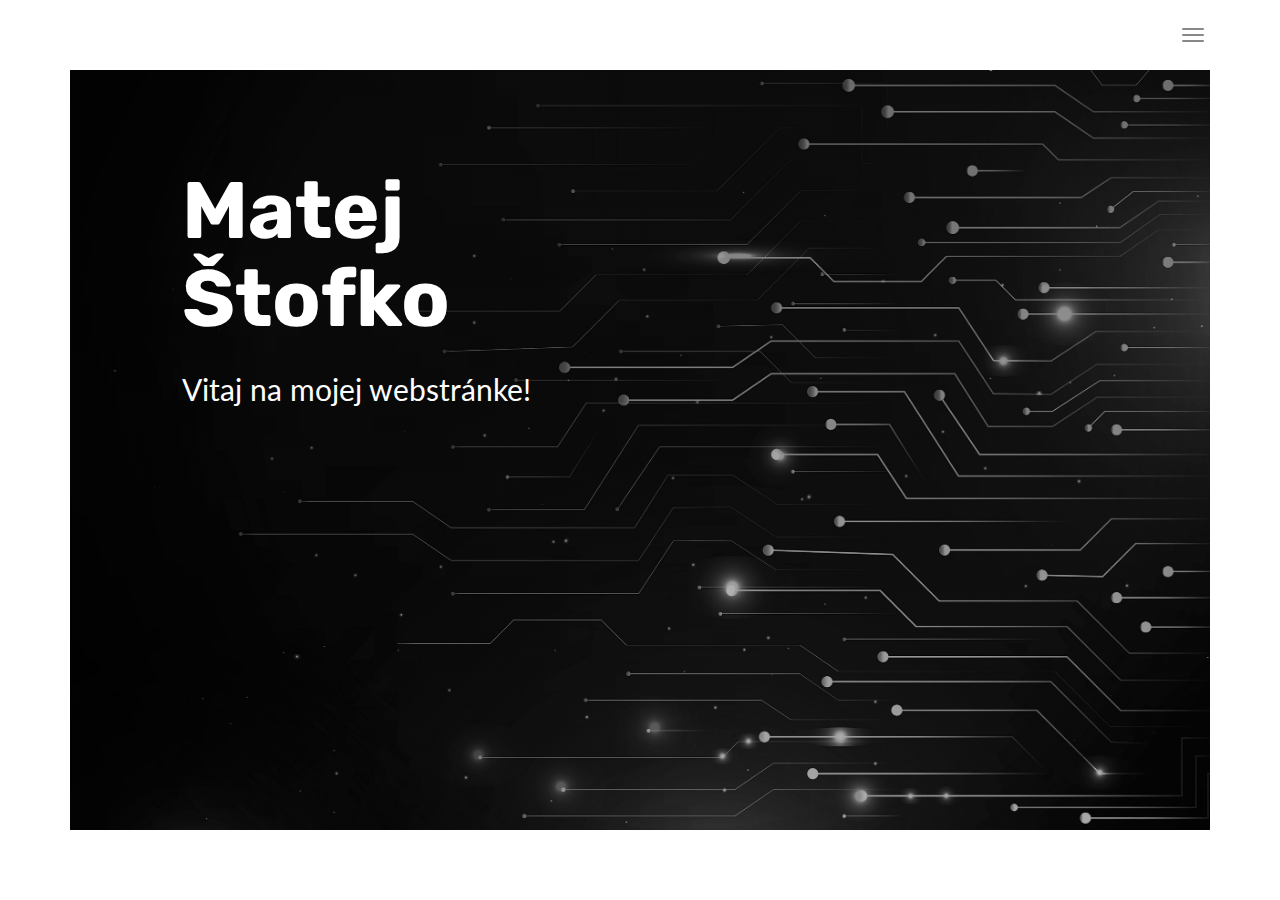
<file: index.html>
<!DOCTYPE html>
<html lang="en">

<head>
  <meta charset="UTF-8">
  <meta content="IE=edge" http-equiv="X-UA-Compatible">
  <meta content="width=device-width,initial-scale=1" name="viewport">
  <meta content="description" name="description">
  <meta name="google" content="notranslate" />
  <meta content="Mashup templates have been developped by Orson.io team" name="author">

  <!-- Disable tap highlight on IE -->
  <meta name="msapplication-tap-highlight" content="no">
  
  <link rel="apple-touch-icon" sizes="180x180" href="./assets/apple-icon-180x180.png">
  <link href="./assets/favicon.ico" rel="icon">
  
  <title>Title page</title>  

<link href="./main.3da94fde.css" rel="stylesheet"></head>

<body>

 <!-- Add your content of header -->

<header>
  <nav class="navbar navbar-fixed-top navbar-default">
    <div class="container">
        <button type="button" class="navbar-toggle">
          <span class="sr-only">Toggle navigation</span>
          <span class="icon-bar"></span>
          <span class="icon-bar"></span>
          <span class="icon-bar"></span>
        </button>
        
      <nav class="navbar-fullscreen" id="navbar-middle">
        <button type="button" class="close" aria-label="Close"><span aria-hidden="true">&times;</span></button>
        <ul class="navbar-fullscreen-links">
          <li><a href="./index.html" title="">Domov</a></li>
          <li><a href="./project.html" title="">Úspechy</a></li>
          <li><a href="./about.html" title="">O mne</a></li>
        </ul>

        <div class="footer-container">
           
          <p><small>© Untitled | Website created with <a href="http://www.mashup-template.com/" title="Create website with free html template">Mashup Template</a>/<a href="https://www.unsplash.com/" title="Beautiful Free Images">Unsplash</a></small></p>
          <p class="footer-share-icons">
              <a href="https://www.twitter.com" class="fa-icon" title="">
                  <i class="fa fa-twitter" aria-hidden="true"></i>
              </a>
              <a href="https://www.linkedin.com" class="fa-icon" title="">
                  <i class="fa fa-instagram" aria-hidden="true"></i>
              </a>
              <a href="https://www.behance.com" class="fa-icon" title="">
                  <i class="fa fa-behance" aria-hidden="true"></i>
              </a>
              <a href="https://www.vimeo.com" class="fa-icon" title="">
                  <i class="fa fa-vimeo" aria-hidden="true"></i>
              </a>
          </p>
                       
        </div>


      </nav> 
    
    </div>
  </nav>
</header>

  
<div class="hero-full-container background-image-container white-text-container" style="background-image:url('./assets/images/intropic.jpg')">
  <div class="overlay-gradient"></div>
  <div class="container">
    <div class="row">
      <div class="col-xs-12 col-md-7 col-md-offset-1">
        <div class="hero-full-wrapper">
          <div class="text-content">
            <h1 style="font-size: 80px;padding-right: 70%; text-align: left;">Matej Štofko</h1>
            <p style="font-size: 30px;">Vitaj na mojej webstránke! </p>
          </div>
        </div>
      </div>
    </div>
  </div>
</div>

<script>
  document.addEventListener("DOMContentLoaded", function (event) {
    navbarFixedTopAnimation();
    closeMenuBeforeGoingToPage();
  });
</script>




<script>
    document.addEventListener("DOMContentLoaded", function (event) {
      navbarToggleSidebar();
      closeMenuBeforeGoingToPage();
      navActivePage();
    });
</script>
 <script type="text/javascript" src="./main.4c6e144e.js"></script></body>

</html>
</file>
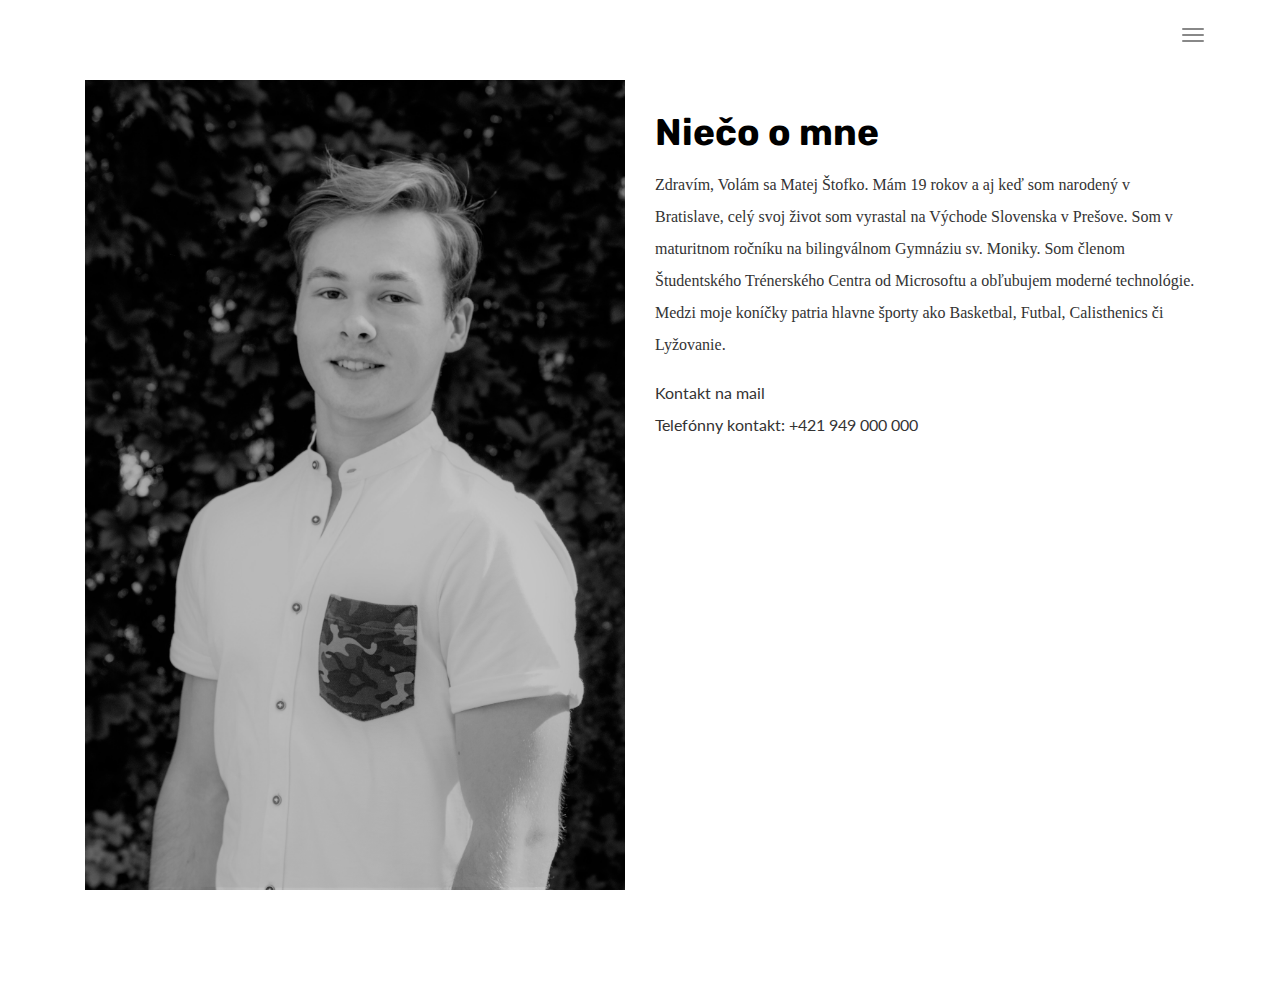
<file: about.html>
<!DOCTYPE html>
<html lang="en">

<head>
  <meta charset="UTF-8">
  <meta content="IE=edge" http-equiv="X-UA-Compatible">
  <meta content="width=device-width,initial-scale=1" name="viewport">
  <meta content="description" name="description">
  <meta name="google" content="notranslate" />
  <meta content="Mashup templates have been developped by Orson.io team" name="author">

  <!-- Disable tap highlight on IE -->
  <meta name="msapplication-tap-highlight" content="no">
  
  <link rel="apple-touch-icon" sizes="180x180" href="./assets/apple-icon-180x180.png">
  <link href="./assets/favicon.ico" rel="icon">
  
  <title>Title page</title>  

<link href="./main.3da94fde.css" rel="stylesheet"></head>

<body>

<!-- Add your content of header -->

<header>
  <nav class="navbar navbar-fixed-top navbar-default">
    <div class="container">
        <button type="button" class="navbar-toggle">
          <span class="sr-only">Toggle navigation</span>
          <span class="icon-bar"></span>
          <span class="icon-bar"></span>
          <span class="icon-bar"></span>
        </button>
        
      <nav class="navbar-fullscreen" id="navbar-middle">
        <button type="button" class="close" aria-label="Close"><span aria-hidden="true">&times;</span></button>
        <ul class="navbar-fullscreen-links">
          <li><a href="./index.html" title="">Domov</a></li>
          <li><a href="./project.html" title="">Úspechy</a></li>
          <li><a href="./about.html" title="">O mne</a></li>
        </ul>

        <div class="footer-container">
           
          <p><small>© Untitled | Website created with <a href="http://www.mashup-template.com/" title="Create website with free html template">Mashup Template</a>/<a href="https://www.unsplash.com/" title="Beautiful Free Images">Unsplash</a></small></p>
          <p class="footer-share-icons">
              <a href="https://www.twitter.com" class="fa-icon" title="">
                  <i class="fa fa-twitter" aria-hidden="true"></i>
              </a>
              <a href="https://www.linkedin.com" class="fa-icon" title="">
                  <i class="fa fa-instagram" aria-hidden="true"></i>
              </a>
              <a href="https://www.behance.com" class="fa-icon" title="">
                  <i class="fa fa-behance" aria-hidden="true"></i>
              </a>
              <a href="https://www.vimeo.com" class="fa-icon" title="">
                  <i class="fa fa-vimeo" aria-hidden="true"></i>
              </a>
          </p>
                       
        </div>


      </nav> 
    
    </div>
  </nav>
</header>
<div class="section-container content-container">
    <div class="container">
        <div class="row">
            <div class="col-xs-12">
                <div class="col-md-6">
                    <img src="./assets/images/mojafotkan.jpg" class="img-responsive" alt=""> 
                </div>
                <div class="col-md-6">
                    <h1 class="h2">Niečo o mne</h1>
                    <p style="font-family: Calibri;"> Zdravím, Volám sa Matej Štofko. Mám 19 rokov a aj keď som narodený v Bratislave,
                        celý svoj život som vyrastal na Východe Slovenska v Prešove. Som v maturitnom ročníku na bilingválnom Gymnáziu
                        sv. Moniky.
                        Som členom Študentského Trénerského Centra od Microsoftu a obľubujem moderné technológie. Medzi moje koníčky
                        patria hlavne športy ako Basketbal, Futbal, Calisthenics či Lyžovanie.
                    </p>

                    <ul class="list-unstyled">
                        <li>
                            <a href="mailto:matej.stofko20@gmail.com" title="" class="link-like-text">Kontakt na mail</a>
                        </li>
                        <li>
                            <p>Telefónny kontakt:  +421 949 000 000</p>
                        </li>
                    </ul>
                    <iframe src="https://www.google.com/maps/embed?pb=!1m18!1m12!1m3!1d2617.7871933849583!2d21.232849415644676!3d48.995607079301195!2m3!1f0!2f0!3f0!3m2!1i1024!2i768!4f13.1!3m3!1m2!1s0x473ef282834f8f8d%3A0x1462c16d36ef9b7!2zVGFyYXNhIMWgZXbEjWVua2EgMzkyMi8xLCAwODAgMDEgUHJlxaFvdg!5e0!3m2!1ssk!2ssk!4v1652642640157!5m2!1ssk!2ssk" width="600" height="450" style="border:0;" allowfullscreen="" loading="lazy" referrerpolicy="no-referrer-when-downgrade"></iframe>
                </div>
            </div>
        </div>
    </div>
</div>




<script>
    document.addEventListener("DOMContentLoaded", function (event) {
      navbarToggleSidebar();
      closeMenuBeforeGoingToPage();
      navActivePage();
    });
</script>
 <script type="text/javascript" src="./main.4c6e144e.js"></script></body>

</html>
</file>
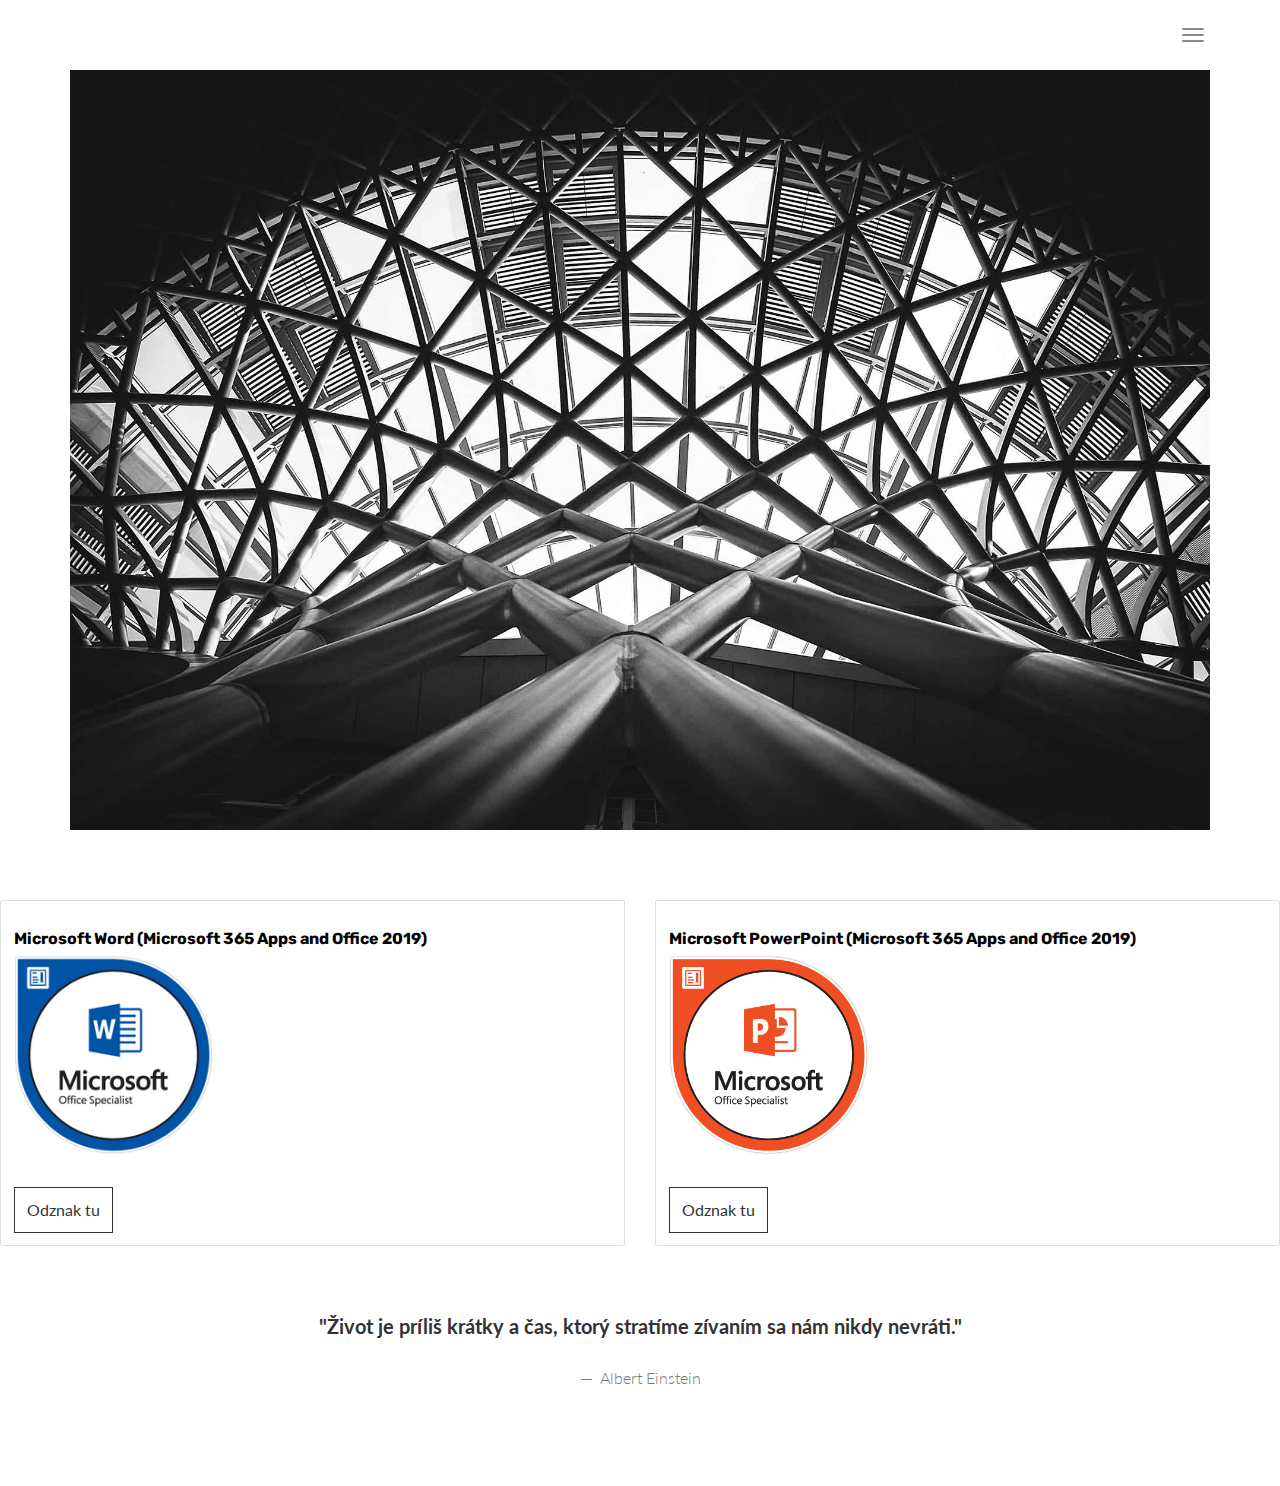
<file: project.html>
<!DOCTYPE html>
<html lang="en">

<head>
  <meta charset="UTF-8">
  <meta content="IE=edge" http-equiv="X-UA-Compatible">
  <meta content="width=device-width,initial-scale=1" name="viewport">
  <meta content="description" name="description">
  <meta name="google" content="notranslate" />
  <meta content="Mashup templates have been developped by Orson.io team" name="author">

  <!-- Disable tap highlight on IE -->
  <meta name="msapplication-tap-highlight" content="no">
  
  <link rel="apple-touch-icon" sizes="180x180" href="./assets/apple-icon-180x180.png">
  <link href="./assets/favicon.ico" rel="icon">
  
  <title>Title page</title>  
  <link rel="stylesheet" href="https://cdn.jsdelivr.net/npm/bootstrap@4.3.1/dist/css/bootstrap.min.css" 
  integrity="sha384-ggOyR0iXCbMQv3Xipma34MD+dH/1fQ784/j6cY/iJTQUOhcWr7x9JvoRxT2MZw1T" crossorigin="anonymous">
<link href="./main.3da94fde.css" rel="stylesheet"></head>

<body>

 <!-- Add your content of header -->

<header>
  <nav class="navbar navbar-fixed-top navbar-default">
    <div class="container">
        <button type="button" class="navbar-toggle">
          <span class="sr-only">Toggle navigation</span>
          <span class="icon-bar"></span>
          <span class="icon-bar"></span>
          <span class="icon-bar"></span>
        </button>
        
      <nav class="navbar-fullscreen" id="navbar-middle">
        <button type="button" class="close" aria-label="Close"><span aria-hidden="true">&times;</span></button>
        <ul class="navbar-fullscreen-links">
          <li><a href="./index.html" title="">Domov</a></li>
          <li><a href="./project.html" title="">Úspechy</a></li>
          <li><a href="./about.html" title="">O mne</a></li>
        </ul>

        <div class="footer-container">
           
          <p><small>© Untitled | Website created with <a href="http://www.mashup-template.com/" title="Create website with free html template">Mashup Template</a>/<a href="https://www.unsplash.com/" title="Beautiful Free Images">Unsplash</a></small></p>
          <p class="footer-share-icons">
              <a href="https://www.twitter.com" class="fa-icon" title="">
                  <i class="fa fa-twitter" aria-hidden="true"></i>
              </a>
              <a href="https://www.linkedin.com" class="fa-icon" title="">
                  <i class="fa fa-instagram" aria-hidden="true"></i>
              </a>
              <a href="https://www.behance.com" class="fa-icon" title="">
                  <i class="fa fa-behance" aria-hidden="true"></i>
              </a>
              <a href="https://www.vimeo.com" class="fa-icon" title="">
                  <i class="fa fa-vimeo" aria-hidden="true"></i>
              </a>
          </p>
                       
        </div>


      </nav> 
    
    </div>
  </nav>
</header>

  
<div class="hero-full-container background-image-container white-text-container" style="background-image:url('./assets/images/img-01.jpg')">
  <div class="container">
    <div class="row">
      <div class="col-xs-12">
        <div class="hero-full-wrapper">
          <div class="text-content  text-center">
          </div>
        </div>
      </div>
    </div>
  </div>
</div>

<div class="row">
  <div class="col-sm-6">
    <div class="card">
      <div class="card-body">
        <h5 class="card-title">Microsoft Word (Microsoft 365 Apps and Office 2019)</h5>
        <img src="./assets/images/MOS_Word.png" class="card-img-top" alt="..." style="width: 200px; height: 200px"> <br> <br>
        <a href="https://www.credly.com/badges/3ad2579a-87a2-47ed-8214-0812ad5175e6/public_url" class="btn btn-primary">Odznak tu</a>
      </div>
    </div>
  </div>
  <div class="col-sm-6">
    <div class="card">
      <div class="card-body">
        <h5 class="card-title">Microsoft PowerPoint (Microsoft 365 Apps and Office 2019)</h5>
        <img src="./assets/images/MOS_PowerPoint.png" class="card-img-top" alt="..." style="width: 200px; height: 200px"> <br> <br>
        <a href="https://www.credly.com/badges/0c3b765b-487d-4afd-8380-104024d967fd/public_url" class="btn btn-primary">Odznak tu</a>
      </div>
    </div>
  </div>
</div>

<div>
 <blockquote class="text-center large-spacing">
    <p>"Život je príliš krátky a čas, ktorý stratíme zívaním sa nám nikdy nevráti."</p>
    <small class="text-center large-spacing">Albert Einstein</small>
 </blockquote>
</div>


<script>
    document.addEventListener("DOMContentLoaded", function (event) {
      navbarToggleSidebar();
      closeMenuBeforeGoingToPage();
      navActivePage();
    });
</script>
 <script type="text/javascript" src="./main.4c6e144e.js"></script></body>

</html>
</file>
<file: main.3da94fde.css>
@import url(https://fonts.googleapis.com/css?family=Lato:300,700|Rubik:400,700);@import url(https://maxcdn.bootstrapcdn.com/font-awesome/4.7.0/css/font-awesome.min.css);/*!
 * Bootstrap v3.3.7 (http://getbootstrap.com)
 * Copyright 2011-2016 Twitter, Inc.
 * Licensed under MIT (https://github.com/twbs/bootstrap/blob/master/LICENSE)
 */
/*! normalize.css v3.0.3 | MIT License | github.com/necolas/normalize.css */html{font-family:Calibri;-ms-text-size-adjust:100%;-webkit-text-size-adjust:100%}body{margin:0}article,aside,details,figcaption,figure,footer,header,hgroup,main,menu,nav,section,summary{display:block}audio,canvas,progress,video{display:inline-block;vertical-align:baseline}audio:not([controls]){display:none;height:0}[hidden],template{display:none}a{background-color:transparent}a:active,a:hover{outline:0}abbr[title]{border-bottom:1px dotted}b,strong{font-weight:700}dfn{font-style:italic}h1{font-size:2em;margin:.67em 0}mark{background:#ff0;color:#000}small{font-size:80%}sub,sup{font-size:75%;line-height:0;position:relative;vertical-align:baseline}sup{top:-.5em}sub{bottom:-.25em}img{border:0}svg:not(:root){overflow:hidden}figure{margin:1em 40px}hr{box-sizing:content-box;height:0}pre{overflow:auto}code,kbd,pre,samp{font-family:monospace,monospace;font-size:1em}button,input,optgroup,select,textarea{color:inherit;font:inherit;margin:0}button{overflow:visible}button,select{text-transform:none}button,html input[type=button],input[type=reset],input[type=submit]{-webkit-appearance:button;cursor:pointer}button[disabled],html input[disabled]{cursor:default}button::-moz-focus-inner,input::-moz-focus-inner{border:0;padding:0}input{line-height:normal}input[type=checkbox],input[type=radio]{box-sizing:border-box;padding:0}input[type=number]::-webkit-inner-spin-button,input[type=number]::-webkit-outer-spin-button{height:auto}input[type=search]{-webkit-appearance:textfield;box-sizing:content-box}input[type=search]::-webkit-search-cancel-button,input[type=search]::-webkit-search-decoration{-webkit-appearance:none}fieldset{border:1px solid silver;margin:0 2px;padding:.35em .625em .75em}textarea{overflow:auto}optgroup{font-weight:700}table{border-collapse:collapse;border-spacing:0}td,th{padding:0}

/*! Source: https://github.com/h5bp/html5-boilerplate/blob/master/src/css/main.css */@media print{*,:after,:before{background:transparent!important;color:#000!important;box-shadow:none!important;text-shadow:none!important}a,a:visited{text-decoration:underline}a[href]:after{content:" (" attr(href) ")"}abbr[title]:after{content:" (" attr(title) ")"}a[href^="#"]:after,a[href^="javascript:"]:after{content:""}blockquote,pre{border:1px solid #999;page-break-inside:avoid}thead{display:table-header-group}img,tr{page-break-inside:avoid}img{max-width:100%!important}h2,h3,p{orphans:3;widows:3}h2,h3{page-break-after:avoid}.navbar{display:none}.btn>.caret,.dropup>.btn>.caret{border-top-color:#000!important}.label{border:1px solid #000}.table{border-collapse:collapse!important}.table td,.table th{background-color:#fff!important}.table-bordered td,.table-bordered th{border:1px solid #ddd!important}}*,:after,:before{-webkit-box-sizing:border-box;-moz-box-sizing:border-box;box-sizing:border-box}html{font-size:10px;-webkit-tap-highlight-color:transparent}body{font-family:Lato,Helvetica,Arial,sans-serif;font-size:16px;line-height:2;color:#333;background-color:#fff}button,input,select,textarea{font-family:inherit;font-size:inherit;line-height:inherit}a{color:#333;text-decoration:none}a:focus,a:hover{color:#0d0d0d;text-decoration:underline}a:focus{outline:5px auto -webkit-focus-ring-color;outline-offset:-2px}figure{margin:0}img{vertical-align:middle}.img-responsive{display:block;max-width:100%;height:auto}.img-rounded{border-radius:0}.img-thumbnail{padding:4px;line-height:2;background-color:#fff;border:1px solid #ddd;border-radius:0;-webkit-transition:all .2s ease-in-out;-o-transition:all .2s ease-in-out;transition:all .2s ease-in-out;display:inline-block;max-width:100%;height:auto}.img-circle{border-radius:50%}hr{margin-top:32px;margin-bottom:32px;border:0;border-top:1px solid #eee}.sr-only{position:absolute;width:1px;height:1px;margin:-1px;padding:0;overflow:hidden;clip:rect(0,0,0,0);border:0}.sr-only-focusable:active,.sr-only-focusable:focus{position:static;width:auto;height:auto;margin:0;overflow:visible;clip:auto}[role=button]{cursor:pointer}.h1,.h2,.h3,.h4,.h5,.h6,h1,h2,h3,h4,h5,h6{font-family:Rubik,Helvetica,Arial,sans-serif;font-weight:700;line-height:1.1;color:#000}.h1 .small,.h1 small,.h2 .small,.h2 small,.h3 .small,.h3 small,.h4 .small,.h4 small,.h5 .small,.h5 small,.h6 .small,.h6 small,h1 .small,h1 small,h2 .small,h2 small,h3 .small,h3 small,h4 .small,h4 small,h5 .small,h5 small,h6 .small,h6 small{font-weight:400;line-height:1;color:#777}.h1,.h2,.h3,h1,h2,h3{margin-top:32px;margin-bottom:16px}.h1 .small,.h1 small,.h2 .small,.h2 small,.h3 .small,.h3 small,h1 .small,h1 small,h2 .small,h2 small,h3 .small,h3 small{font-size:65%}.h4,.h5,.h6,h4,h5,h6{margin-top:16px;margin-bottom:16px}.h4 .small,.h4 small,.h5 .small,.h5 small,.h6 .small,.h6 small,h4 .small,h4 small,h5 .small,h5 small,h6 .small,h6 small{font-size:75%}.h1,h1{font-size:50px}.h2,h2{font-size:37px}.h3,h3{font-size:29px}.h4,h4{font-size:22px}.h5,h5{font-size:16px}.h6,h6{font-size:14px}p{margin:0 0 16px}.lead{margin-bottom:32px;font-size:18px;font-weight:300;line-height:1.4}@media (min-width:768px){.lead{font-size:24px}}.small,small{font-size:87%}.mark,mark{background-color:#fcf8e3;padding:.2em}.text-left{text-align:left}.text-right{text-align:right}.text-center{text-align:center}.text-justify{text-align:justify}.text-nowrap{white-space:nowrap}.text-lowercase{text-transform:lowercase}.initialism,.text-uppercase{text-transform:uppercase}.text-capitalize{text-transform:capitalize}.text-muted{color:#777}.text-primary{color:#333}a.text-primary:focus,a.text-primary:hover{color:#1a1a1a}.text-success{color:#fff}a.text-success:focus,a.text-success:hover{color:#e6e6e6}.text-info{color:#31708f}a.text-info:focus,a.text-info:hover{color:#245269}.text-warning{color:#8a6d3b}a.text-warning:focus,a.text-warning:hover{color:#66512c}.text-danger{color:#fff}a.text-danger:focus,a.text-danger:hover{color:#e6e6e6}.bg-primary{color:#fff;background-color:#333}a.bg-primary:focus,a.bg-primary:hover{background-color:#1a1a1a}.bg-success{background-color:#684ad7}a.bg-success:focus,a.bg-success:hover{background-color:#4b2bc3}.bg-info{background-color:#d9edf7}a.bg-info:focus,a.bg-info:hover{background-color:#afd9ee}.bg-warning{background-color:#fcf8e3}a.bg-warning:focus,a.bg-warning:hover{background-color:#f7ecb5}.bg-danger{background-color:#d9534f}a.bg-danger:focus,a.bg-danger:hover{background-color:#c9302c}.page-header{padding-bottom:15px;margin:64px 0 32px;border-bottom:1px solid #eee}ol,ul{margin-top:0;margin-bottom:16px}ol ol,ol ul,ul ol,ul ul{margin-bottom:0}.list-inline,.list-unstyled{padding-left:0;list-style:none}.list-inline{margin-left:-5px}.list-inline>li{display:inline-block;padding-left:5px;padding-right:5px}dl{margin-top:0;margin-bottom:32px}dd,dt{line-height:2}dt{font-weight:700}dd{margin-left:0}.dl-horizontal dd:after,.dl-horizontal dd:before{content:" ";display:table}.dl-horizontal dd:after{clear:both}@media (min-width:768px){.dl-horizontal dt{float:left;width:160px;clear:left;text-align:right;overflow:hidden;text-overflow:ellipsis;white-space:nowrap}.dl-horizontal dd{margin-left:180px}}abbr[data-original-title],abbr[title]{cursor:help;border-bottom:1px dotted #777}.initialism{font-size:90%}blockquote{padding:16px 32px;margin:0 0 32px;font-size:20px;border-left:5px solid #eee}blockquote ol:last-child,blockquote p:last-child,blockquote ul:last-child{margin-bottom:0}blockquote .small,blockquote footer,blockquote small{display:block;font-size:80%;line-height:2;color:#777}blockquote .small:before,blockquote footer:before,blockquote small:before{content:"\2014   \A0"}.blockquote-reverse,blockquote.pull-right{padding-right:15px;padding-left:0;border-right:5px solid #eee;border-left:0;text-align:right}.blockquote-reverse .small:before,.blockquote-reverse footer:before,.blockquote-reverse small:before,blockquote.pull-right .small:before,blockquote.pull-right footer:before,blockquote.pull-right small:before{content:""}.blockquote-reverse .small:after,.blockquote-reverse footer:after,.blockquote-reverse small:after,blockquote.pull-right .small:after,blockquote.pull-right footer:after,blockquote.pull-right small:after{content:"\A0   \2014"}address{margin-bottom:32px;font-style:normal;line-height:2}code,kbd,pre,samp{font-family:Menlo,Monaco,Consolas,Courier New,monospace}code{color:#c7254e;background-color:#f9f2f4}code,kbd{padding:2px 4px;font-size:90%;border-radius:0}kbd{color:#fff;background-color:#333;box-shadow:inset 0 -1px 0 rgba(0,0,0,.25)}kbd kbd{padding:0;font-size:100%;font-weight:700;box-shadow:none}pre{display:block;padding:15.5px;margin:0 0 16px;font-size:15px;line-height:2;word-break:break-all;word-wrap:break-word;color:#333;background-color:#f5f5f5;border:1px solid #ccc;border-radius:0}pre code{padding:0;font-size:inherit;color:inherit;white-space:pre-wrap;background-color:transparent;border-radius:0}.pre-scrollable{max-height:340px;overflow-y:scroll}.container{margin-right:auto;margin-left:auto;padding-left:15px;padding-right:15px}.container:after,.container:before{content:" ";display:table}.container:after{clear:both}@media (min-width:768px){.container{width:750px}}@media (min-width:992px){.container{width:970px}}@media (min-width:1200px){.container{width:1170px}}.container-fluid{margin-right:auto;margin-left:auto;padding-left:15px;padding-right:15px}.container-fluid:after,.container-fluid:before{content:" ";display:table}.container-fluid:after{clear:both}.row{margin-left:-15px;margin-right:-15px}.row:after,.row:before{content:" ";display:table}.row:after{clear:both}.col-lg-1,.col-lg-2,.col-lg-3,.col-lg-4,.col-lg-5,.col-lg-6,.col-lg-7,.col-lg-8,.col-lg-9,.col-lg-10,.col-lg-11,.col-lg-12,.col-md-1,.col-md-2,.col-md-3,.col-md-4,.col-md-5,.col-md-6,.col-md-7,.col-md-8,.col-md-9,.col-md-10,.col-md-11,.col-md-12,.col-sm-1,.col-sm-2,.col-sm-3,.col-sm-4,.col-sm-5,.col-sm-6,.col-sm-7,.col-sm-8,.col-sm-9,.col-sm-10,.col-sm-11,.col-sm-12,.col-xs-1,.col-xs-2,.col-xs-3,.col-xs-4,.col-xs-5,.col-xs-6,.col-xs-7,.col-xs-8,.col-xs-9,.col-xs-10,.col-xs-11,.col-xs-12{position:relative;min-height:1px;padding-left:15px;padding-right:15px}.col-xs-1,.col-xs-2,.col-xs-3,.col-xs-4,.col-xs-5,.col-xs-6,.col-xs-7,.col-xs-8,.col-xs-9,.col-xs-10,.col-xs-11,.col-xs-12{float:left}.col-xs-1{width:8.33333%}.col-xs-2{width:16.66667%}.col-xs-3{width:25%}.col-xs-4{width:33.33333%}.col-xs-5{width:41.66667%}.col-xs-6{width:50%}.col-xs-7{width:58.33333%}.col-xs-8{width:66.66667%}.col-xs-9{width:75%}.col-xs-10{width:83.33333%}.col-xs-11{width:91.66667%}.col-xs-12{width:100%}.col-xs-pull-0{right:auto}.col-xs-pull-1{right:8.33333%}.col-xs-pull-2{right:16.66667%}.col-xs-pull-3{right:25%}.col-xs-pull-4{right:33.33333%}.col-xs-pull-5{right:41.66667%}.col-xs-pull-6{right:50%}.col-xs-pull-7{right:58.33333%}.col-xs-pull-8{right:66.66667%}.col-xs-pull-9{right:75%}.col-xs-pull-10{right:83.33333%}.col-xs-pull-11{right:91.66667%}.col-xs-pull-12{right:100%}.col-xs-push-0{left:auto}.col-xs-push-1{left:8.33333%}.col-xs-push-2{left:16.66667%}.col-xs-push-3{left:25%}.col-xs-push-4{left:33.33333%}.col-xs-push-5{left:41.66667%}.col-xs-push-6{left:50%}.col-xs-push-7{left:58.33333%}.col-xs-push-8{left:66.66667%}.col-xs-push-9{left:75%}.col-xs-push-10{left:83.33333%}.col-xs-push-11{left:91.66667%}.col-xs-push-12{left:100%}.col-xs-offset-0{margin-left:0}.col-xs-offset-1{margin-left:8.33333%}.col-xs-offset-2{margin-left:16.66667%}.col-xs-offset-3{margin-left:25%}.col-xs-offset-4{margin-left:33.33333%}.col-xs-offset-5{margin-left:41.66667%}.col-xs-offset-6{margin-left:50%}.col-xs-offset-7{margin-left:58.33333%}.col-xs-offset-8{margin-left:66.66667%}.col-xs-offset-9{margin-left:75%}.col-xs-offset-10{margin-left:83.33333%}.col-xs-offset-11{margin-left:91.66667%}.col-xs-offset-12{margin-left:100%}@media (min-width:768px){.col-sm-1,.col-sm-2,.col-sm-3,.col-sm-4,.col-sm-5,.col-sm-6,.col-sm-7,.col-sm-8,.col-sm-9,.col-sm-10,.col-sm-11,.col-sm-12{float:left}.col-sm-1{width:8.33333%}.col-sm-2{width:16.66667%}.col-sm-3{width:25%}.col-sm-4{width:33.33333%}.col-sm-5{width:41.66667%}.col-sm-6{width:50%}.col-sm-7{width:58.33333%}.col-sm-8{width:66.66667%}.col-sm-9{width:75%}.col-sm-10{width:83.33333%}.col-sm-11{width:91.66667%}.col-sm-12{width:100%}.col-sm-pull-0{right:auto}.col-sm-pull-1{right:8.33333%}.col-sm-pull-2{right:16.66667%}.col-sm-pull-3{right:25%}.col-sm-pull-4{right:33.33333%}.col-sm-pull-5{right:41.66667%}.col-sm-pull-6{right:50%}.col-sm-pull-7{right:58.33333%}.col-sm-pull-8{right:66.66667%}.col-sm-pull-9{right:75%}.col-sm-pull-10{right:83.33333%}.col-sm-pull-11{right:91.66667%}.col-sm-pull-12{right:100%}.col-sm-push-0{left:auto}.col-sm-push-1{left:8.33333%}.col-sm-push-2{left:16.66667%}.col-sm-push-3{left:25%}.col-sm-push-4{left:33.33333%}.col-sm-push-5{left:41.66667%}.col-sm-push-6{left:50%}.col-sm-push-7{left:58.33333%}.col-sm-push-8{left:66.66667%}.col-sm-push-9{left:75%}.col-sm-push-10{left:83.33333%}.col-sm-push-11{left:91.66667%}.col-sm-push-12{left:100%}.col-sm-offset-0{margin-left:0}.col-sm-offset-1{margin-left:8.33333%}.col-sm-offset-2{margin-left:16.66667%}.col-sm-offset-3{margin-left:25%}.col-sm-offset-4{margin-left:33.33333%}.col-sm-offset-5{margin-left:41.66667%}.col-sm-offset-6{margin-left:50%}.col-sm-offset-7{margin-left:58.33333%}.col-sm-offset-8{margin-left:66.66667%}.col-sm-offset-9{margin-left:75%}.col-sm-offset-10{margin-left:83.33333%}.col-sm-offset-11{margin-left:91.66667%}.col-sm-offset-12{margin-left:100%}}@media (min-width:992px){.col-md-1,.col-md-2,.col-md-3,.col-md-4,.col-md-5,.col-md-6,.col-md-7,.col-md-8,.col-md-9,.col-md-10,.col-md-11,.col-md-12{float:left}.col-md-1{width:8.33333%}.col-md-2{width:16.66667%}.col-md-3{width:25%}.col-md-4{width:33.33333%}.col-md-5{width:41.66667%}.col-md-6{width:50%}.col-md-7{width:58.33333%}.col-md-8{width:66.66667%}.col-md-9{width:75%}.col-md-10{width:83.33333%}.col-md-11{width:91.66667%}.col-md-12{width:100%}.col-md-pull-0{right:auto}.col-md-pull-1{right:8.33333%}.col-md-pull-2{right:16.66667%}.col-md-pull-3{right:25%}.col-md-pull-4{right:33.33333%}.col-md-pull-5{right:41.66667%}.col-md-pull-6{right:50%}.col-md-pull-7{right:58.33333%}.col-md-pull-8{right:66.66667%}.col-md-pull-9{right:75%}.col-md-pull-10{right:83.33333%}.col-md-pull-11{right:91.66667%}.col-md-pull-12{right:100%}.col-md-push-0{left:auto}.col-md-push-1{left:8.33333%}.col-md-push-2{left:16.66667%}.col-md-push-3{left:25%}.col-md-push-4{left:33.33333%}.col-md-push-5{left:41.66667%}.col-md-push-6{left:50%}.col-md-push-7{left:58.33333%}.col-md-push-8{left:66.66667%}.col-md-push-9{left:75%}.col-md-push-10{left:83.33333%}.col-md-push-11{left:91.66667%}.col-md-push-12{left:100%}.col-md-offset-0{margin-left:0}.col-md-offset-1{margin-left:8.33333%}.col-md-offset-2{margin-left:16.66667%}.col-md-offset-3{margin-left:25%}.col-md-offset-4{margin-left:33.33333%}.col-md-offset-5{margin-left:41.66667%}.col-md-offset-6{margin-left:50%}.col-md-offset-7{margin-left:58.33333%}.col-md-offset-8{margin-left:66.66667%}.col-md-offset-9{margin-left:75%}.col-md-offset-10{margin-left:83.33333%}.col-md-offset-11{margin-left:91.66667%}.col-md-offset-12{margin-left:100%}}@media (min-width:1200px){.col-lg-1,.col-lg-2,.col-lg-3,.col-lg-4,.col-lg-5,.col-lg-6,.col-lg-7,.col-lg-8,.col-lg-9,.col-lg-10,.col-lg-11,.col-lg-12{float:left}.col-lg-1{width:8.33333%}.col-lg-2{width:16.66667%}.col-lg-3{width:25%}.col-lg-4{width:33.33333%}.col-lg-5{width:41.66667%}.col-lg-6{width:50%}.col-lg-7{width:58.33333%}.col-lg-8{width:66.66667%}.col-lg-9{width:75%}.col-lg-10{width:83.33333%}.col-lg-11{width:91.66667%}.col-lg-12{width:100%}.col-lg-pull-0{right:auto}.col-lg-pull-1{right:8.33333%}.col-lg-pull-2{right:16.66667%}.col-lg-pull-3{right:25%}.col-lg-pull-4{right:33.33333%}.col-lg-pull-5{right:41.66667%}.col-lg-pull-6{right:50%}.col-lg-pull-7{right:58.33333%}.col-lg-pull-8{right:66.66667%}.col-lg-pull-9{right:75%}.col-lg-pull-10{right:83.33333%}.col-lg-pull-11{right:91.66667%}.col-lg-pull-12{right:100%}.col-lg-push-0{left:auto}.col-lg-push-1{left:8.33333%}.col-lg-push-2{left:16.66667%}.col-lg-push-3{left:25%}.col-lg-push-4{left:33.33333%}.col-lg-push-5{left:41.66667%}.col-lg-push-6{left:50%}.col-lg-push-7{left:58.33333%}.col-lg-push-8{left:66.66667%}.col-lg-push-9{left:75%}.col-lg-push-10{left:83.33333%}.col-lg-push-11{left:91.66667%}.col-lg-push-12{left:100%}.col-lg-offset-0{margin-left:0}.col-lg-offset-1{margin-left:8.33333%}.col-lg-offset-2{margin-left:16.66667%}.col-lg-offset-3{margin-left:25%}.col-lg-offset-4{margin-left:33.33333%}.col-lg-offset-5{margin-left:41.66667%}.col-lg-offset-6{margin-left:50%}.col-lg-offset-7{margin-left:58.33333%}.col-lg-offset-8{margin-left:66.66667%}.col-lg-offset-9{margin-left:75%}.col-lg-offset-10{margin-left:83.33333%}.col-lg-offset-11{margin-left:91.66667%}.col-lg-offset-12{margin-left:100%}}table{background-color:transparent}caption{padding-top:8px;padding-bottom:8px;color:#777}caption,th{text-align:left}.table{width:100%;max-width:100%;margin-bottom:32px}.table>tbody>tr>td,.table>tbody>tr>th,.table>tfoot>tr>td,.table>tfoot>tr>th,.table>thead>tr>td,.table>thead>tr>th{padding:8px;line-height:2;vertical-align:top;border-top:1px solid #ddd}.table>thead>tr>th{vertical-align:bottom;border-bottom:2px solid #ddd}.table>caption+thead>tr:first-child>td,.table>caption+thead>tr:first-child>th,.table>colgroup+thead>tr:first-child>td,.table>colgroup+thead>tr:first-child>th,.table>thead:first-child>tr:first-child>td,.table>thead:first-child>tr:first-child>th{border-top:0}.table>tbody+tbody{border-top:2px solid #ddd}.table .table{background-color:#fff}.table-condensed>tbody>tr>td,.table-condensed>tbody>tr>th,.table-condensed>tfoot>tr>td,.table-condensed>tfoot>tr>th,.table-condensed>thead>tr>td,.table-condensed>thead>tr>th{padding:5px}.table-bordered,.table-bordered>tbody>tr>td,.table-bordered>tbody>tr>th,.table-bordered>tfoot>tr>td,.table-bordered>tfoot>tr>th,.table-bordered>thead>tr>td,.table-bordered>thead>tr>th{border:1px solid #ddd}.table-bordered>thead>tr>td,.table-bordered>thead>tr>th{border-bottom-width:2px}.table-striped>tbody>tr:nth-of-type(odd){background-color:#f9f9f9}.table-hover>tbody>tr:hover{background-color:#f5f5f5}table col[class*=col-]{position:static;float:none;display:table-column}table td[class*=col-],table th[class*=col-]{position:static;float:none;display:table-cell}.table>tbody>tr.active>td,.table>tbody>tr.active>th,.table>tbody>tr>td.active,.table>tbody>tr>th.active,.table>tfoot>tr.active>td,.table>tfoot>tr.active>th,.table>tfoot>tr>td.active,.table>tfoot>tr>th.active,.table>thead>tr.active>td,.table>thead>tr.active>th,.table>thead>tr>td.active,.table>thead>tr>th.active{background-color:#f5f5f5}.table-hover>tbody>tr.active:hover>td,.table-hover>tbody>tr.active:hover>th,.table-hover>tbody>tr:hover>.active,.table-hover>tbody>tr>td.active:hover,.table-hover>tbody>tr>th.active:hover{background-color:#e8e8e8}.table>tbody>tr.success>td,.table>tbody>tr.success>th,.table>tbody>tr>td.success,.table>tbody>tr>th.success,.table>tfoot>tr.success>td,.table>tfoot>tr.success>th,.table>tfoot>tr>td.success,.table>tfoot>tr>th.success,.table>thead>tr.success>td,.table>thead>tr.success>th,.table>thead>tr>td.success,.table>thead>tr>th.success{background-color:#684ad7}.table-hover>tbody>tr.success:hover>td,.table-hover>tbody>tr.success:hover>th,.table-hover>tbody>tr:hover>.success,.table-hover>tbody>tr>td.success:hover,.table-hover>tbody>tr>th.success:hover{background-color:#5735d2}.table>tbody>tr.info>td,.table>tbody>tr.info>th,.table>tbody>tr>td.info,.table>tbody>tr>th.info,.table>tfoot>tr.info>td,.table>tfoot>tr.info>th,.table>tfoot>tr>td.info,.table>tfoot>tr>th.info,.table>thead>tr.info>td,.table>thead>tr.info>th,.table>thead>tr>td.info,.table>thead>tr>th.info{background-color:#d9edf7}.table-hover>tbody>tr.info:hover>td,.table-hover>tbody>tr.info:hover>th,.table-hover>tbody>tr:hover>.info,.table-hover>tbody>tr>td.info:hover,.table-hover>tbody>tr>th.info:hover{background-color:#c4e3f3}.table>tbody>tr.warning>td,.table>tbody>tr.warning>th,.table>tbody>tr>td.warning,.table>tbody>tr>th.warning,.table>tfoot>tr.warning>td,.table>tfoot>tr.warning>th,.table>tfoot>tr>td.warning,.table>tfoot>tr>th.warning,.table>thead>tr.warning>td,.table>thead>tr.warning>th,.table>thead>tr>td.warning,.table>thead>tr>th.warning{background-color:#fcf8e3}.table-hover>tbody>tr.warning:hover>td,.table-hover>tbody>tr.warning:hover>th,.table-hover>tbody>tr:hover>.warning,.table-hover>tbody>tr>td.warning:hover,.table-hover>tbody>tr>th.warning:hover{background-color:#faf2cc}.table>tbody>tr.danger>td,.table>tbody>tr.danger>th,.table>tbody>tr>td.danger,.table>tbody>tr>th.danger,.table>tfoot>tr.danger>td,.table>tfoot>tr.danger>th,.table>tfoot>tr>td.danger,.table>tfoot>tr>th.danger,.table>thead>tr.danger>td,.table>thead>tr.danger>th,.table>thead>tr>td.danger,.table>thead>tr>th.danger{background-color:#d9534f}.table-hover>tbody>tr.danger:hover>td,.table-hover>tbody>tr.danger:hover>th,.table-hover>tbody>tr:hover>.danger,.table-hover>tbody>tr>td.danger:hover,.table-hover>tbody>tr>th.danger:hover{background-color:#d43f3a}.table-responsive{overflow-x:auto;min-height:.01%}@media screen and (max-width:767px){.table-responsive{width:100%;margin-bottom:24px;overflow-y:hidden;-ms-overflow-style:-ms-autohiding-scrollbar;border:1px solid #ddd}.table-responsive>.table{margin-bottom:0}.table-responsive>.table>tbody>tr>td,.table-responsive>.table>tbody>tr>th,.table-responsive>.table>tfoot>tr>td,.table-responsive>.table>tfoot>tr>th,.table-responsive>.table>thead>tr>td,.table-responsive>.table>thead>tr>th{white-space:nowrap}.table-responsive>.table-bordered{border:0}.table-responsive>.table-bordered>tbody>tr>td:first-child,.table-responsive>.table-bordered>tbody>tr>th:first-child,.table-responsive>.table-bordered>tfoot>tr>td:first-child,.table-responsive>.table-bordered>tfoot>tr>th:first-child,.table-responsive>.table-bordered>thead>tr>td:first-child,.table-responsive>.table-bordered>thead>tr>th:first-child{border-left:0}.table-responsive>.table-bordered>tbody>tr>td:last-child,.table-responsive>.table-bordered>tbody>tr>th:last-child,.table-responsive>.table-bordered>tfoot>tr>td:last-child,.table-responsive>.table-bordered>tfoot>tr>th:last-child,.table-responsive>.table-bordered>thead>tr>td:last-child,.table-responsive>.table-bordered>thead>tr>th:last-child{border-right:0}.table-responsive>.table-bordered>tbody>tr:last-child>td,.table-responsive>.table-bordered>tbody>tr:last-child>th,.table-responsive>.table-bordered>tfoot>tr:last-child>td,.table-responsive>.table-bordered>tfoot>tr:last-child>th{border-bottom:0}}fieldset{margin:0;min-width:0}fieldset,legend{padding:0;border:0}legend{display:block;width:100%;margin-bottom:32px;font-size:24px;line-height:inherit;color:#333;border-bottom:1px solid #e5e5e5}label{display:inline-block;max-width:100%;margin-bottom:5px;font-weight:700}input[type=search]{-webkit-box-sizing:border-box;-moz-box-sizing:border-box;box-sizing:border-box}input[type=checkbox],input[type=radio]{margin:4px 0 0;margin-top:1px\9;line-height:normal}input[type=file]{display:block}input[type=range]{display:block;width:100%}select[multiple],select[size]{height:auto}input[type=checkbox]:focus,input[type=file]:focus,input[type=radio]:focus{outline:5px auto -webkit-focus-ring-color;outline-offset:-2px}output{padding-top:7px}.form-control,output{display:block;font-size:16px;line-height:2;color:#555}.form-control{width:100%;height:46px;padding:6px 12px;background-color:#fff;background-image:none;border:1px solid #000;border-radius:0;-webkit-box-shadow:inset 0 1px 1px rgba(0,0,0,.075);box-shadow:inset 0 1px 1px rgba(0,0,0,.075);-webkit-transition:border-color .15s ease-in-out,box-shadow .15s ease-in-out;-o-transition:border-color ease-in-out .15s,box-shadow ease-in-out .15s;transition:border-color .15s ease-in-out,box-shadow .15s ease-in-out}.form-control:focus{border-color:#66afe9;outline:0;-webkit-box-shadow:inset 0 1px 1px rgba(0,0,0,.075),0 0 8px rgba(102,175,233,.6);box-shadow:inset 0 1px 1px rgba(0,0,0,.075),0 0 8px rgba(102,175,233,.6)}.form-control::-moz-placeholder{color:#999;opacity:1}.form-control:-ms-input-placeholder{color:#999}.form-control::-webkit-input-placeholder{color:#999}.form-control::-ms-expand{border:0;background-color:transparent}.form-control[disabled],.form-control[readonly],fieldset[disabled] .form-control{background-color:#eee;opacity:1}.form-control[disabled],fieldset[disabled] .form-control{cursor:not-allowed}textarea.form-control{height:auto}input[type=search]{-webkit-appearance:none}@media screen and (-webkit-min-device-pixel-ratio:0){input[type=date].form-control,input[type=datetime-local].form-control,input[type=month].form-control,input[type=time].form-control{line-height:46px}.input-group-sm>.input-group-btn>input[type=date].btn,.input-group-sm>.input-group-btn>input[type=datetime-local].btn,.input-group-sm>.input-group-btn>input[type=month].btn,.input-group-sm>.input-group-btn>input[type=time].btn,.input-group-sm>input[type=date].form-control,.input-group-sm>input[type=date].input-group-addon,.input-group-sm>input[type=datetime-local].form-control,.input-group-sm>input[type=datetime-local].input-group-addon,.input-group-sm>input[type=month].form-control,.input-group-sm>input[type=month].input-group-addon,.input-group-sm>input[type=time].form-control,.input-group-sm>input[type=time].input-group-addon,.input-group-sm input[type=date],.input-group-sm input[type=datetime-local],.input-group-sm input[type=month],.input-group-sm input[type=time],input[type=date].input-sm,input[type=datetime-local].input-sm,input[type=month].input-sm,input[type=time].input-sm{line-height:33px}.input-group-lg>.input-group-btn>input[type=date].btn,.input-group-lg>.input-group-btn>input[type=datetime-local].btn,.input-group-lg>.input-group-btn>input[type=month].btn,.input-group-lg>.input-group-btn>input[type=time].btn,.input-group-lg>input[type=date].form-control,.input-group-lg>input[type=date].input-group-addon,.input-group-lg>input[type=datetime-local].form-control,.input-group-lg>input[type=datetime-local].input-group-addon,.input-group-lg>input[type=month].form-control,.input-group-lg>input[type=month].input-group-addon,.input-group-lg>input[type=time].form-control,.input-group-lg>input[type=time].input-group-addon,.input-group-lg input[type=date],.input-group-lg input[type=datetime-local],.input-group-lg input[type=month],.input-group-lg input[type=time],input[type=date].input-lg,input[type=datetime-local].input-lg,input[type=month].input-lg,input[type=time].input-lg{line-height:49px}}.form-group{margin-bottom:15px}.checkbox,.radio{position:relative;display:block;margin-top:10px;margin-bottom:10px}.checkbox label,.radio label{min-height:32px;padding-left:20px;margin-bottom:0;font-weight:400;cursor:pointer}.checkbox-inline input[type=checkbox],.checkbox input[type=checkbox],.radio-inline input[type=radio],.radio input[type=radio]{position:absolute;margin-left:-20px;margin-top:4px\9}.checkbox+.checkbox,.radio+.radio{margin-top:-5px}.checkbox-inline,.radio-inline{position:relative;display:inline-block;padding-left:20px;margin-bottom:0;vertical-align:middle;font-weight:400;cursor:pointer}.checkbox-inline+.checkbox-inline,.radio-inline+.radio-inline{margin-top:0;margin-left:10px}.checkbox-inline.disabled,.checkbox.disabled label,.radio-inline.disabled,.radio.disabled label,fieldset[disabled] .checkbox-inline,fieldset[disabled] .checkbox label,fieldset[disabled] .radio-inline,fieldset[disabled] .radio label,fieldset[disabled] input[type=checkbox],fieldset[disabled] input[type=radio],input[type=checkbox].disabled,input[type=checkbox][disabled],input[type=radio].disabled,input[type=radio][disabled]{cursor:not-allowed}.form-control-static{padding-top:7px;padding-bottom:7px;margin-bottom:0;min-height:48px}.form-control-static.input-lg,.form-control-static.input-sm,.input-group-lg>.form-control-static.form-control,.input-group-lg>.form-control-static.input-group-addon,.input-group-lg>.input-group-btn>.form-control-static.btn,.input-group-sm>.form-control-static.form-control,.input-group-sm>.form-control-static.input-group-addon,.input-group-sm>.input-group-btn>.form-control-static.btn{padding-left:0;padding-right:0}.input-group-sm>.form-control,.input-group-sm>.input-group-addon,.input-group-sm>.input-group-btn>.btn,.input-sm{height:33px;padding:5px 10px;font-size:14px;line-height:1.5;border-radius:0}.input-group-sm>.input-group-btn>select.btn,.input-group-sm>select.form-control,.input-group-sm>select.input-group-addon,select.input-sm{height:33px;line-height:33px}.input-group-sm>.input-group-btn>select[multiple].btn,.input-group-sm>.input-group-btn>textarea.btn,.input-group-sm>select[multiple].form-control,.input-group-sm>select[multiple].input-group-addon,.input-group-sm>textarea.form-control,.input-group-sm>textarea.input-group-addon,select[multiple].input-sm,textarea.input-sm{height:auto}.form-group-sm .form-control{height:33px;padding:5px 10px;font-size:14px;line-height:1.5;border-radius:0}.form-group-sm select.form-control{height:33px;line-height:33px}.form-group-sm select[multiple].form-control,.form-group-sm textarea.form-control{height:auto}.form-group-sm .form-control-static{height:33px;min-height:46px;padding:6px 10px;font-size:14px;line-height:1.5}.input-group-lg>.form-control,.input-group-lg>.input-group-addon,.input-group-lg>.input-group-btn>.btn,.input-lg{height:49px;padding:10px 16px;font-size:20px;line-height:1.33333;border-radius:0}.input-group-lg>.input-group-btn>select.btn,.input-group-lg>select.form-control,.input-group-lg>select.input-group-addon,select.input-lg{height:49px;line-height:49px}.input-group-lg>.input-group-btn>select[multiple].btn,.input-group-lg>.input-group-btn>textarea.btn,.input-group-lg>select[multiple].form-control,.input-group-lg>select[multiple].input-group-addon,.input-group-lg>textarea.form-control,.input-group-lg>textarea.input-group-addon,select[multiple].input-lg,textarea.input-lg{height:auto}.form-group-lg .form-control{height:49px;padding:10px 16px;font-size:20px;line-height:1.33333;border-radius:0}.form-group-lg select.form-control{height:49px;line-height:49px}.form-group-lg select[multiple].form-control,.form-group-lg textarea.form-control{height:auto}.form-group-lg .form-control-static{height:49px;min-height:52px;padding:11px 16px;font-size:20px;line-height:1.33333}.has-feedback{position:relative}.has-feedback .form-control{padding-right:57.5px}.form-control-feedback{position:absolute;top:0;right:0;z-index:2;display:block;width:46px;height:46px;line-height:46px;text-align:center;pointer-events:none}.form-group-lg .form-control+.form-control-feedback,.input-group-lg+.form-control-feedback,.input-group-lg>.form-control+.form-control-feedback,.input-group-lg>.input-group-addon+.form-control-feedback,.input-group-lg>.input-group-btn>.btn+.form-control-feedback,.input-lg+.form-control-feedback{width:49px;height:49px;line-height:49px}.form-group-sm .form-control+.form-control-feedback,.input-group-sm+.form-control-feedback,.input-group-sm>.form-control+.form-control-feedback,.input-group-sm>.input-group-addon+.form-control-feedback,.input-group-sm>.input-group-btn>.btn+.form-control-feedback,.input-sm+.form-control-feedback{width:33px;height:33px;line-height:33px}.has-success .checkbox,.has-success .checkbox-inline,.has-success.checkbox-inline label,.has-success.checkbox label,.has-success .control-label,.has-success .help-block,.has-success .radio,.has-success .radio-inline,.has-success.radio-inline label,.has-success.radio label{color:#fff}.has-success .form-control{border-color:#fff;-webkit-box-shadow:inset 0 1px 1px rgba(0,0,0,.075);box-shadow:inset 0 1px 1px rgba(0,0,0,.075)}.has-success .form-control:focus{border-color:#e6e6e6;-webkit-box-shadow:inset 0 1px 1px rgba(0,0,0,.075),0 0 6px #fff;box-shadow:inset 0 1px 1px rgba(0,0,0,.075),0 0 6px #fff}.has-success .input-group-addon{color:#fff;border-color:#fff;background-color:#684ad7}.has-success .form-control-feedback{color:#fff}.has-warning .checkbox,.has-warning .checkbox-inline,.has-warning.checkbox-inline label,.has-warning.checkbox label,.has-warning .control-label,.has-warning .help-block,.has-warning .radio,.has-warning .radio-inline,.has-warning.radio-inline label,.has-warning.radio label{color:#8a6d3b}.has-warning .form-control{border-color:#8a6d3b;-webkit-box-shadow:inset 0 1px 1px rgba(0,0,0,.075);box-shadow:inset 0 1px 1px rgba(0,0,0,.075)}.has-warning .form-control:focus{border-color:#66512c;-webkit-box-shadow:inset 0 1px 1px rgba(0,0,0,.075),0 0 6px #c0a16b;box-shadow:inset 0 1px 1px rgba(0,0,0,.075),0 0 6px #c0a16b}.has-warning .input-group-addon{color:#8a6d3b;border-color:#8a6d3b;background-color:#fcf8e3}.has-warning .form-control-feedback{color:#8a6d3b}.has-error .checkbox,.has-error .checkbox-inline,.has-error.checkbox-inline label,.has-error.checkbox label,.has-error .control-label,.has-error .help-block,.has-error .radio,.has-error .radio-inline,.has-error.radio-inline label,.has-error.radio label{color:#fff}.has-error .form-control{border-color:#fff;-webkit-box-shadow:inset 0 1px 1px rgba(0,0,0,.075);box-shadow:inset 0 1px 1px rgba(0,0,0,.075)}.has-error .form-control:focus{border-color:#e6e6e6;-webkit-box-shadow:inset 0 1px 1px rgba(0,0,0,.075),0 0 6px #fff;box-shadow:inset 0 1px 1px rgba(0,0,0,.075),0 0 6px #fff}.has-error .input-group-addon{color:#fff;border-color:#fff;background-color:#d9534f}.has-error .form-control-feedback{color:#fff}.has-feedback label~.form-control-feedback{top:37px}.has-feedback label.sr-only~.form-control-feedback{top:0}.help-block{display:block;margin-top:5px;margin-bottom:10px;color:#737373}@media (min-width:768px){.form-inline .form-group{display:inline-block;margin-bottom:0;vertical-align:middle}.form-inline .form-control{display:inline-block;width:auto;vertical-align:middle}.form-inline .form-control-static{display:inline-block}.form-inline .input-group{display:inline-table;vertical-align:middle}.form-inline .input-group .form-control,.form-inline .input-group .input-group-addon,.form-inline .input-group .input-group-btn{width:auto}.form-inline .input-group>.form-control{width:100%}.form-inline .control-label{margin-bottom:0;vertical-align:middle}.form-inline .checkbox,.form-inline .radio{display:inline-block;margin-top:0;margin-bottom:0;vertical-align:middle}.form-inline .checkbox label,.form-inline .radio label{padding-left:0}.form-inline .checkbox input[type=checkbox],.form-inline .radio input[type=radio]{position:relative;margin-left:0}.form-inline .has-feedback .form-control-feedback{top:0}}.form-horizontal .checkbox,.form-horizontal .checkbox-inline,.form-horizontal .radio,.form-horizontal .radio-inline{margin-top:0;margin-bottom:0;padding-top:7px}.form-horizontal .checkbox,.form-horizontal .radio{min-height:39px}.form-horizontal .form-group{margin-left:-15px;margin-right:-15px}.form-horizontal .form-group:after,.form-horizontal .form-group:before{content:" ";display:table}.form-horizontal .form-group:after{clear:both}@media (min-width:768px){.form-horizontal .control-label{text-align:right;margin-bottom:0;padding-top:7px}}.form-horizontal .has-feedback .form-control-feedback{right:15px}@media (min-width:768px){.form-horizontal .form-group-lg .control-label{padding-top:11px;font-size:20px}}@media (min-width:768px){.form-horizontal .form-group-sm .control-label{padding-top:6px;font-size:14px}}.btn{display:inline-block;margin-bottom:0;font-weight:400;text-align:center;vertical-align:middle;touch-action:manipulation;cursor:pointer;background-image:none;border:1px solid transparent;white-space:nowrap;padding:6px 12px;font-size:16px;line-height:2;border-radius:0;-webkit-user-select:none;-moz-user-select:none;-ms-user-select:none;user-select:none}.btn.active.focus,.btn.active:focus,.btn.focus,.btn:active.focus,.btn:active:focus,.btn:focus{outline:5px auto -webkit-focus-ring-color;outline-offset:-2px}.btn.focus,.btn:focus,.btn:hover{color:#555;text-decoration:none}.btn.active,.btn:active{outline:0;background-image:none;-webkit-box-shadow:inset 0 3px 5px rgba(0,0,0,.125);box-shadow:inset 0 3px 5px rgba(0,0,0,.125)}.btn.disabled,.btn[disabled],fieldset[disabled] .btn{cursor:not-allowed;opacity:.65;filter:alpha(opacity=65);-webkit-box-shadow:none;box-shadow:none}a.btn.disabled,fieldset[disabled] a.btn{pointer-events:none}.btn-default{color:#555;background-color:transparent;border-color:#555}.btn-default.focus,.btn-default:focus{color:#555;background-color:transparent;border-color:#161616}.btn-default.active,.btn-default:active,.btn-default:hover,.open>.btn-default.dropdown-toggle{color:#555;background-color:transparent;border-color:#373737}.btn-default.active.focus,.btn-default.active:focus,.btn-default.active:hover,.btn-default:active.focus,.btn-default:active:focus,.btn-default:active:hover,.open>.btn-default.dropdown-toggle.focus,.open>.btn-default.dropdown-toggle:focus,.open>.btn-default.dropdown-toggle:hover{color:#555;background-color:transparent;border-color:#161616}.btn-default.active,.btn-default:active,.open>.btn-default.dropdown-toggle{background-image:none}.btn-default.disabled.focus,.btn-default.disabled:focus,.btn-default.disabled:hover,.btn-default[disabled].focus,.btn-default[disabled]:focus,.btn-default[disabled]:hover,fieldset[disabled] .btn-default.focus,fieldset[disabled] .btn-default:focus,fieldset[disabled] .btn-default:hover{background-color:transparent;border-color:#555}.btn-default .badge{color:transparent;background-color:#555}.btn-primary{color:#333;background-color:transparent;border-color:#333}.btn-primary.focus,.btn-primary:focus{color:#333;background-color:transparent;border-color:#000}.btn-primary.active,.btn-primary:active,.btn-primary:hover,.open>.btn-primary.dropdown-toggle{color:#333;background-color:transparent;border-color:#141414}.btn-primary.active.focus,.btn-primary.active:focus,.btn-primary.active:hover,.btn-primary:active.focus,.btn-primary:active:focus,.btn-primary:active:hover,.open>.btn-primary.dropdown-toggle.focus,.open>.btn-primary.dropdown-toggle:focus,.open>.btn-primary.dropdown-toggle:hover{color:#333;background-color:transparent;border-color:#000}.btn-primary.active,.btn-primary:active,.open>.btn-primary.dropdown-toggle{background-image:none}.btn-primary.disabled.focus,.btn-primary.disabled:focus,.btn-primary.disabled:hover,.btn-primary[disabled].focus,.btn-primary[disabled]:focus,.btn-primary[disabled]:hover,fieldset[disabled] .btn-primary.focus,fieldset[disabled] .btn-primary:focus,fieldset[disabled] .btn-primary:hover{background-color:transparent;border-color:#333}.btn-primary .badge{color:transparent;background-color:#333}.btn-success{color:#5cb85c;background-color:transparent;border-color:#5cb85c}.btn-success.focus,.btn-success:focus{color:#5cb85c;background-color:transparent;border-color:#2d672d}.btn-success.active,.btn-success:active,.btn-success:hover,.open>.btn-success.dropdown-toggle{color:#5cb85c;background-color:transparent;border-color:#419641}.btn-success.active.focus,.btn-success.active:focus,.btn-success.active:hover,.btn-success:active.focus,.btn-success:active:focus,.btn-success:active:hover,.open>.btn-success.dropdown-toggle.focus,.open>.btn-success.dropdown-toggle:focus,.open>.btn-success.dropdown-toggle:hover{color:#5cb85c;background-color:transparent;border-color:#2d672d}.btn-success.active,.btn-success:active,.open>.btn-success.dropdown-toggle{background-image:none}.btn-success.disabled.focus,.btn-success.disabled:focus,.btn-success.disabled:hover,.btn-success[disabled].focus,.btn-success[disabled]:focus,.btn-success[disabled]:hover,fieldset[disabled] .btn-success.focus,fieldset[disabled] .btn-success:focus,fieldset[disabled] .btn-success:hover{background-color:transparent;border-color:#5cb85c}.btn-success .badge{color:transparent;background-color:#5cb85c}.btn-info{border-color:#684ad7}.btn-info,.btn-info.focus,.btn-info:focus{color:#684ad7;background-color:transparent}.btn-info.focus,.btn-info:focus{border-color:#331d84}.btn-info.active,.btn-info:active,.btn-info:hover,.open>.btn-info.dropdown-toggle{color:#684ad7;background-color:transparent;border-color:#4829bb}.btn-info.active.focus,.btn-info.active:focus,.btn-info.active:hover,.btn-info:active.focus,.btn-info:active:focus,.btn-info:active:hover,.open>.btn-info.dropdown-toggle.focus,.open>.btn-info.dropdown-toggle:focus,.open>.btn-info.dropdown-toggle:hover{color:#684ad7;background-color:transparent;border-color:#331d84}.btn-info.active,.btn-info:active,.open>.btn-info.dropdown-toggle{background-image:none}.btn-info.disabled.focus,.btn-info.disabled:focus,.btn-info.disabled:hover,.btn-info[disabled].focus,.btn-info[disabled]:focus,.btn-info[disabled]:hover,fieldset[disabled] .btn-info.focus,fieldset[disabled] .btn-info:focus,fieldset[disabled] .btn-info:hover{background-color:transparent;border-color:#684ad7}.btn-info .badge{color:transparent;background-color:#684ad7}.btn-warning{color:#f0ad4e;background-color:transparent;border-color:#f0ad4e}.btn-warning.focus,.btn-warning:focus{color:#f0ad4e;background-color:transparent;border-color:#b06d0f}.btn-warning.active,.btn-warning:active,.btn-warning:hover,.open>.btn-warning.dropdown-toggle{color:#f0ad4e;background-color:transparent;border-color:#eb9316}.btn-warning.active.focus,.btn-warning.active:focus,.btn-warning.active:hover,.btn-warning:active.focus,.btn-warning:active:focus,.btn-warning:active:hover,.open>.btn-warning.dropdown-toggle.focus,.open>.btn-warning.dropdown-toggle:focus,.open>.btn-warning.dropdown-toggle:hover{color:#f0ad4e;background-color:transparent;border-color:#b06d0f}.btn-warning.active,.btn-warning:active,.open>.btn-warning.dropdown-toggle{background-image:none}.btn-warning.disabled.focus,.btn-warning.disabled:focus,.btn-warning.disabled:hover,.btn-warning[disabled].focus,.btn-warning[disabled]:focus,.btn-warning[disabled]:hover,fieldset[disabled] .btn-warning.focus,fieldset[disabled] .btn-warning:focus,fieldset[disabled] .btn-warning:hover{background-color:transparent;border-color:#f0ad4e}.btn-warning .badge{color:transparent;background-color:#f0ad4e}.btn-danger{color:#d9534f;background-color:transparent;border-color:#d9534f}.btn-danger.focus,.btn-danger:focus{color:#d9534f;background-color:transparent;border-color:#8b211e}.btn-danger.active,.btn-danger:active,.btn-danger:hover,.open>.btn-danger.dropdown-toggle{color:#d9534f;background-color:transparent;border-color:#c12e2a}.btn-danger.active.focus,.btn-danger.active:focus,.btn-danger.active:hover,.btn-danger:active.focus,.btn-danger:active:focus,.btn-danger:active:hover,.open>.btn-danger.dropdown-toggle.focus,.open>.btn-danger.dropdown-toggle:focus,.open>.btn-danger.dropdown-toggle:hover{color:#d9534f;background-color:transparent;border-color:#8b211e}.btn-danger.active,.btn-danger:active,.open>.btn-danger.dropdown-toggle{background-image:none}.btn-danger.disabled.focus,.btn-danger.disabled:focus,.btn-danger.disabled:hover,.btn-danger[disabled].focus,.btn-danger[disabled]:focus,.btn-danger[disabled]:hover,fieldset[disabled] .btn-danger.focus,fieldset[disabled] .btn-danger:focus,fieldset[disabled] .btn-danger:hover{background-color:transparent;border-color:#d9534f}.btn-danger .badge{color:transparent;background-color:#d9534f}.btn-link{color:#333;font-weight:400;border-radius:0}.btn-link,.btn-link.active,.btn-link:active,.btn-link[disabled],fieldset[disabled] .btn-link{background-color:transparent;-webkit-box-shadow:none;box-shadow:none}.btn-link,.btn-link:active,.btn-link:focus,.btn-link:hover{border-color:transparent}.btn-link:focus,.btn-link:hover{color:#0d0d0d;text-decoration:underline;background-color:transparent}.btn-link[disabled]:focus,.btn-link[disabled]:hover,fieldset[disabled] .btn-link:focus,fieldset[disabled] .btn-link:hover{color:#777;text-decoration:none}.btn-group-lg>.btn,.btn-lg{padding:10px 16px;font-size:20px;line-height:1.33333;border-radius:0}.btn-group-sm>.btn,.btn-sm{padding:5px 10px;font-size:14px;line-height:1.5;border-radius:0}.btn-group-xs>.btn,.btn-xs{padding:1px 5px;font-size:14px;line-height:1.5;border-radius:0}.btn-block{display:block;width:100%}.btn-block+.btn-block{margin-top:5px}input[type=button].btn-block,input[type=reset].btn-block,input[type=submit].btn-block{width:100%}.fade{opacity:0;-webkit-transition:opacity .15s linear;-o-transition:opacity .15s linear;transition:opacity .15s linear}.fade.in{opacity:1}.collapse{display:none}.collapse.in{display:block}tr.collapse.in{display:table-row}tbody.collapse.in{display:table-row-group}.collapsing{position:relative;height:0;overflow:hidden;-webkit-transition-property:height,visibility;transition-property:height,visibility;-webkit-transition-duration:.35s;transition-duration:.35s;-webkit-transition-timing-function:ease;transition-timing-function:ease}.caret{display:inline-block;width:0;height:0;margin-left:2px;vertical-align:middle;border-top:4px dashed;border-top:4px solid\9;border-right:4px solid transparent;border-left:4px solid transparent}.dropdown,.dropup{position:relative}.dropdown-toggle:focus{outline:0}.dropdown-menu{position:absolute;top:100%;left:0;z-index:1000;display:none;float:left;min-width:160px;padding:5px 0;margin:2px 0 0;list-style:none;font-size:16px;text-align:left;background-color:#fff;border:1px solid #ccc;border:1px solid rgba(0,0,0,.15);border-radius:0;-webkit-box-shadow:0 6px 12px rgba(0,0,0,.175);box-shadow:0 6px 12px rgba(0,0,0,.175);background-clip:padding-box}.dropdown-menu.pull-right{right:0;left:auto}.dropdown-menu .divider{height:1px;margin:15px 0;overflow:hidden;background-color:#e5e5e5}.dropdown-menu>li>a{display:block;padding:3px 20px;clear:both;font-weight:400;line-height:2;color:#333;white-space:nowrap}.dropdown-menu>li>a:focus,.dropdown-menu>li>a:hover{text-decoration:none;color:#262626;background-color:#f5f5f5}.dropdown-menu>.active>a,.dropdown-menu>.active>a:focus,.dropdown-menu>.active>a:hover{color:#fff;text-decoration:none;outline:0;background-color:#333}.dropdown-menu>.disabled>a,.dropdown-menu>.disabled>a:focus,.dropdown-menu>.disabled>a:hover{color:#777}.dropdown-menu>.disabled>a:focus,.dropdown-menu>.disabled>a:hover{text-decoration:none;background-color:transparent;background-image:none;filter:progid:DXImageTransform.Microsoft.gradient(enabled = false);cursor:not-allowed}.open>.dropdown-menu{display:block}.open>a{outline:0}.dropdown-menu-right{left:auto;right:0}.dropdown-menu-left{left:0;right:auto}.dropdown-header{display:block;padding:3px 20px;font-size:14px;line-height:2;color:#777;white-space:nowrap}.dropdown-backdrop{position:fixed;left:0;right:0;bottom:0;top:0;z-index:990}.pull-right>.dropdown-menu{right:0;left:auto}.dropup .caret,.navbar-fixed-bottom .dropdown .caret{border-top:0;border-bottom:4px dashed;border-bottom:4px solid\9;content:""}.dropup .dropdown-menu,.navbar-fixed-bottom .dropdown .dropdown-menu{top:auto;bottom:100%;margin-bottom:2px}@media (min-width:768px){.navbar-right .dropdown-menu{right:0;left:auto}.navbar-right .dropdown-menu-left{left:0;right:auto}}.btn-group,.btn-group-vertical{position:relative;display:inline-block;vertical-align:middle}.btn-group-vertical>.btn,.btn-group>.btn{position:relative;float:left}.btn-group-vertical>.btn.active,.btn-group-vertical>.btn:active,.btn-group-vertical>.btn:focus,.btn-group-vertical>.btn:hover,.btn-group>.btn.active,.btn-group>.btn:active,.btn-group>.btn:focus,.btn-group>.btn:hover{z-index:2}.btn-group .btn+.btn,.btn-group .btn+.btn-group,.btn-group .btn-group+.btn,.btn-group .btn-group+.btn-group{margin-left:-1px}.btn-toolbar{margin-left:-5px}.btn-toolbar:after,.btn-toolbar:before{content:" ";display:table}.btn-toolbar:after{clear:both}.btn-toolbar .btn,.btn-toolbar .btn-group,.btn-toolbar .input-group{float:left}.btn-toolbar>.btn,.btn-toolbar>.btn-group,.btn-toolbar>.input-group{margin-left:5px}.btn-group>.btn:not(:first-child):not(:last-child):not(.dropdown-toggle){border-radius:0}.btn-group>.btn:first-child{margin-left:0}.btn-group>.btn:first-child:not(:last-child):not(.dropdown-toggle){border-bottom-right-radius:0;border-top-right-radius:0}.btn-group>.btn:last-child:not(:first-child),.btn-group>.dropdown-toggle:not(:first-child){border-bottom-left-radius:0;border-top-left-radius:0}.btn-group>.btn-group{float:left}.btn-group>.btn-group:not(:first-child):not(:last-child)>.btn{border-radius:0}.btn-group>.btn-group:first-child:not(:last-child)>.btn:last-child,.btn-group>.btn-group:first-child:not(:last-child)>.dropdown-toggle{border-bottom-right-radius:0;border-top-right-radius:0}.btn-group>.btn-group:last-child:not(:first-child)>.btn:first-child{border-bottom-left-radius:0;border-top-left-radius:0}.btn-group .dropdown-toggle:active,.btn-group.open .dropdown-toggle{outline:0}.btn-group>.btn+.dropdown-toggle{padding-left:8px;padding-right:8px}.btn-group-lg.btn-group>.btn+.dropdown-toggle,.btn-group>.btn-lg+.dropdown-toggle{padding-left:12px;padding-right:12px}.btn-group.open .dropdown-toggle{-webkit-box-shadow:inset 0 3px 5px rgba(0,0,0,.125);box-shadow:inset 0 3px 5px rgba(0,0,0,.125)}.btn-group.open .dropdown-toggle.btn-link{-webkit-box-shadow:none;box-shadow:none}.btn .caret{margin-left:0}.btn-group-lg>.btn .caret,.btn-lg .caret{border-width:5px 5px 0;border-bottom-width:0}.dropup .btn-group-lg>.btn .caret,.dropup .btn-lg .caret{border-width:0 5px 5px}.btn-group-vertical>.btn,.btn-group-vertical>.btn-group,.btn-group-vertical>.btn-group>.btn{display:block;float:none;width:100%;max-width:100%}.btn-group-vertical>.btn-group:after,.btn-group-vertical>.btn-group:before{content:" ";display:table}.btn-group-vertical>.btn-group:after{clear:both}.btn-group-vertical>.btn-group>.btn{float:none}.btn-group-vertical>.btn+.btn,.btn-group-vertical>.btn+.btn-group,.btn-group-vertical>.btn-group+.btn,.btn-group-vertical>.btn-group+.btn-group{margin-top:-1px;margin-left:0}.btn-group-vertical>.btn:not(:first-child):not(:last-child){border-radius:0}.btn-group-vertical>.btn:first-child:not(:last-child),.btn-group-vertical>.btn:last-child:not(:first-child){border-top-right-radius:0;border-top-left-radius:0;border-bottom-right-radius:0;border-bottom-left-radius:0}.btn-group-vertical>.btn-group:not(:first-child):not(:last-child)>.btn{border-radius:0}.btn-group-vertical>.btn-group:first-child:not(:last-child)>.btn:last-child,.btn-group-vertical>.btn-group:first-child:not(:last-child)>.dropdown-toggle{border-bottom-right-radius:0;border-bottom-left-radius:0}.btn-group-vertical>.btn-group:last-child:not(:first-child)>.btn:first-child{border-top-right-radius:0;border-top-left-radius:0}.btn-group-justified{display:table;width:100%;table-layout:fixed;border-collapse:separate}.btn-group-justified>.btn,.btn-group-justified>.btn-group{float:none;display:table-cell;width:1%}.btn-group-justified>.btn-group .btn{width:100%}.btn-group-justified>.btn-group .dropdown-menu{left:auto}[data-toggle=buttons]>.btn-group>.btn input[type=checkbox],[data-toggle=buttons]>.btn-group>.btn input[type=radio],[data-toggle=buttons]>.btn input[type=checkbox],[data-toggle=buttons]>.btn input[type=radio]{position:absolute;clip:rect(0,0,0,0);pointer-events:none}.input-group{position:relative;display:table;border-collapse:separate}.input-group[class*=col-]{float:none;padding-left:0;padding-right:0}.input-group .form-control{position:relative;z-index:2;float:left;width:100%;margin-bottom:0}.input-group .form-control:focus{z-index:3}.input-group-addon,.input-group-btn,.input-group .form-control{display:table-cell}.input-group-addon:not(:first-child):not(:last-child),.input-group-btn:not(:first-child):not(:last-child),.input-group .form-control:not(:first-child):not(:last-child){border-radius:0}.input-group-addon,.input-group-btn{width:1%;white-space:nowrap;vertical-align:middle}.input-group-addon{padding:6px 12px;font-size:16px;font-weight:400;line-height:1;color:#555;text-align:center;background-color:#eee;border:1px solid #000;border-radius:0}.input-group-addon.input-sm,.input-group-sm>.input-group-addon,.input-group-sm>.input-group-btn>.input-group-addon.btn{padding:5px 10px;font-size:14px;border-radius:0}.input-group-addon.input-lg,.input-group-lg>.input-group-addon,.input-group-lg>.input-group-btn>.input-group-addon.btn{padding:10px 16px;font-size:20px;border-radius:0}.input-group-addon input[type=checkbox],.input-group-addon input[type=radio]{margin-top:0}.input-group-addon:first-child,.input-group-btn:first-child>.btn,.input-group-btn:first-child>.btn-group>.btn,.input-group-btn:first-child>.dropdown-toggle,.input-group-btn:last-child>.btn-group:not(:last-child)>.btn,.input-group-btn:last-child>.btn:not(:last-child):not(.dropdown-toggle),.input-group .form-control:first-child{border-bottom-right-radius:0;border-top-right-radius:0}.input-group-addon:first-child{border-right:0}.input-group-addon:last-child,.input-group-btn:first-child>.btn-group:not(:first-child)>.btn,.input-group-btn:first-child>.btn:not(:first-child),.input-group-btn:last-child>.btn,.input-group-btn:last-child>.btn-group>.btn,.input-group-btn:last-child>.dropdown-toggle,.input-group .form-control:last-child{border-bottom-left-radius:0;border-top-left-radius:0}.input-group-addon:last-child{border-left:0}.input-group-btn{font-size:0;white-space:nowrap}.input-group-btn,.input-group-btn>.btn{position:relative}.input-group-btn>.btn+.btn{margin-left:-1px}.input-group-btn>.btn:active,.input-group-btn>.btn:focus,.input-group-btn>.btn:hover{z-index:2}.input-group-btn:first-child>.btn,.input-group-btn:first-child>.btn-group{margin-right:-1px}.input-group-btn:last-child>.btn,.input-group-btn:last-child>.btn-group{z-index:2;margin-left:-1px}.nav{margin-bottom:0;padding-left:0;list-style:none}.nav:after,.nav:before{content:" ";display:table}.nav:after{clear:both}.nav>li,.nav>li>a{position:relative;display:block}.nav>li>a{padding:10px 15px}.nav>li>a:focus,.nav>li>a:hover{text-decoration:none;background-color:#eee}.nav>li.disabled>a{color:#777}.nav>li.disabled>a:focus,.nav>li.disabled>a:hover{color:#777;text-decoration:none;background-color:transparent;cursor:not-allowed}.nav .open>a,.nav .open>a:focus,.nav .open>a:hover{background-color:#eee;border-color:#333}.nav .nav-divider{height:1px;margin:15px 0;overflow:hidden;background-color:#e5e5e5}.nav>li>a>img{max-width:none}.nav-tabs{border-bottom:1px solid #ddd}.nav-tabs>li{float:left;margin-bottom:-1px}.nav-tabs>li>a{margin-right:2px;line-height:2;border:1px solid transparent;border-radius:0 0 0 0}.nav-tabs>li>a:hover{border-color:#eee #eee #ddd}.nav-tabs>li.active>a,.nav-tabs>li.active>a:focus,.nav-tabs>li.active>a:hover{color:#555;background-color:#fff;border:1px solid #ddd;border-bottom-color:transparent;cursor:default}.nav-pills>li{float:left}.nav-pills>li>a{border-radius:0}.nav-pills>li+li{margin-left:2px}.nav-pills>li.active>a,.nav-pills>li.active>a:focus,.nav-pills>li.active>a:hover{color:#fff;background-color:#333}.nav-stacked>li{float:none}.nav-stacked>li+li{margin-top:2px;margin-left:0}.nav-justified,.nav-tabs.nav-justified{width:100%}.nav-justified>li,.nav-tabs.nav-justified>li{float:none}.nav-justified>li>a,.nav-tabs.nav-justified>li>a{text-align:center;margin-bottom:5px}.nav-justified>.dropdown .dropdown-menu{top:auto;left:auto}@media (min-width:768px){.nav-justified>li,.nav-tabs.nav-justified>li{display:table-cell;width:1%}.nav-justified>li>a,.nav-tabs.nav-justified>li>a{margin-bottom:0}}.nav-tabs-justified,.nav-tabs.nav-justified{border-bottom:0}.nav-tabs-justified>li>a,.nav-tabs.nav-justified>li>a{margin-right:0;border-radius:0}.nav-tabs-justified>.active>a,.nav-tabs-justified>.active>a:focus,.nav-tabs-justified>.active>a:hover,.nav-tabs.nav-justified>.active>a,.nav-tabs.nav-justified>.active>a:focus,.nav-tabs.nav-justified>.active>a:hover{border:1px solid #ddd}@media (min-width:768px){.nav-tabs-justified>li>a,.nav-tabs.nav-justified>li>a{border-bottom:1px solid #ddd;border-radius:0 0 0 0}.nav-tabs-justified>.active>a,.nav-tabs-justified>.active>a:focus,.nav-tabs-justified>.active>a:hover,.nav-tabs.nav-justified>.active>a,.nav-tabs.nav-justified>.active>a:focus,.nav-tabs.nav-justified>.active>a:hover{border-bottom-color:#fff}}.tab-content>.tab-pane{display:none}.tab-content>.active{display:block}.nav-tabs .dropdown-menu{margin-top:-1px;border-top-right-radius:0;border-top-left-radius:0}.navbar{position:relative;min-height:70px;margin-bottom:32px;border:1px solid transparent}.navbar:after,.navbar:before{content:" ";display:table}.navbar:after{clear:both}@media (min-width:768px){.navbar{border-radius:0}}.navbar-header:after,.navbar-header:before{content:" ";display:table}.navbar-header:after{clear:both}@media (min-width:768px){.navbar-header{float:left}}.navbar-collapse{overflow-x:visible;padding-right:15px;padding-left:15px;border-top:1px solid transparent;box-shadow:inset 0 1px 0 hsla(0,0%,100%,.1);-webkit-overflow-scrolling:touch}.navbar-collapse:after,.navbar-collapse:before{content:" ";display:table}.navbar-collapse:after{clear:both}.navbar-collapse.in{overflow-y:auto}@media (min-width:768px){.navbar-collapse{width:auto;border-top:0;box-shadow:none}.navbar-collapse.collapse{display:block!important;height:auto!important;padding-bottom:0;overflow:visible!important}.navbar-collapse.in{overflow-y:visible}.navbar-fixed-bottom .navbar-collapse,.navbar-fixed-top .navbar-collapse,.navbar-static-top .navbar-collapse{padding-left:0;padding-right:0}}.navbar-fixed-bottom .navbar-collapse,.navbar-fixed-top .navbar-collapse{max-height:340px}@media (max-device-width:480px) and (orientation:landscape){.navbar-fixed-bottom .navbar-collapse,.navbar-fixed-top .navbar-collapse{max-height:200px}}.container-fluid>.navbar-collapse,.container-fluid>.navbar-header,.container>.navbar-collapse,.container>.navbar-header{margin-right:-15px;margin-left:-15px}@media (min-width:768px){.container-fluid>.navbar-collapse,.container-fluid>.navbar-header,.container>.navbar-collapse,.container>.navbar-header{margin-right:0;margin-left:0}}.navbar-static-top{z-index:1000;border-width:0 0 1px}@media (min-width:768px){.navbar-static-top{border-radius:0}}.navbar-fixed-bottom,.navbar-fixed-top{position:fixed;right:0;left:0;z-index:1030}@media (min-width:768px){.navbar-fixed-bottom,.navbar-fixed-top{border-radius:0}}.navbar-fixed-top{top:0;border-width:0 0 1px}.navbar-fixed-bottom{bottom:0;margin-bottom:0;border-width:1px 0 0}.navbar-brand{float:left;padding:19px 15px;font-size:20px;line-height:32px;height:70px}.navbar-brand:focus,.navbar-brand:hover{text-decoration:none}.navbar-brand>img{display:block}@media (min-width:768px){.navbar>.container-fluid .navbar-brand,.navbar>.container .navbar-brand{margin-left:-15px}}.navbar-toggle{position:relative;float:right;margin-right:15px;padding:9px 10px;margin-top:18px;margin-bottom:18px;background-color:transparent;background-image:none;border:1px solid transparent;border-radius:0}.navbar-toggle:focus{outline:0}.navbar-toggle .icon-bar{display:block;width:22px;height:2px;border-radius:1px}.navbar-toggle .icon-bar+.icon-bar{margin-top:4px}@media (min-width:768px){.navbar-toggle{display:none}}.navbar-nav{margin:9.5px -15px}.navbar-nav>li>a{padding-top:10px;padding-bottom:10px;line-height:32px}@media (max-width:767px){.navbar-nav .open .dropdown-menu{position:static;float:none;width:auto;margin-top:0;background-color:transparent;border:0;box-shadow:none}.navbar-nav .open .dropdown-menu .dropdown-header,.navbar-nav .open .dropdown-menu>li>a{padding:5px 15px 5px 25px}.navbar-nav .open .dropdown-menu>li>a{line-height:32px}.navbar-nav .open .dropdown-menu>li>a:focus,.navbar-nav .open .dropdown-menu>li>a:hover{background-image:none}}@media (min-width:768px){.navbar-nav{float:left;margin:0}.navbar-nav>li{float:left}.navbar-nav>li>a{padding-top:19px;padding-bottom:19px}}.navbar-form{margin:12px -15px;padding:10px 15px;border-top:1px solid transparent;border-bottom:1px solid transparent;-webkit-box-shadow:inset 0 1px 0 hsla(0,0%,100%,.1),0 1px 0 hsla(0,0%,100%,.1);box-shadow:inset 0 1px 0 hsla(0,0%,100%,.1),0 1px 0 hsla(0,0%,100%,.1)}@media (min-width:768px){.navbar-form .form-group{display:inline-block;margin-bottom:0;vertical-align:middle}.navbar-form .form-control{display:inline-block;width:auto;vertical-align:middle}.navbar-form .form-control-static{display:inline-block}.navbar-form .input-group{display:inline-table;vertical-align:middle}.navbar-form .input-group .form-control,.navbar-form .input-group .input-group-addon,.navbar-form .input-group .input-group-btn{width:auto}.navbar-form .input-group>.form-control{width:100%}.navbar-form .control-label{margin-bottom:0;vertical-align:middle}.navbar-form .checkbox,.navbar-form .radio{display:inline-block;margin-top:0;margin-bottom:0;vertical-align:middle}.navbar-form .checkbox label,.navbar-form .radio label{padding-left:0}.navbar-form .checkbox input[type=checkbox],.navbar-form .radio input[type=radio]{position:relative;margin-left:0}.navbar-form .has-feedback .form-control-feedback{top:0}}@media (max-width:767px){.navbar-form .form-group{margin-bottom:5px}.navbar-form .form-group:last-child{margin-bottom:0}}@media (min-width:768px){.navbar-form{width:auto;border:0;margin-left:0;margin-right:0;padding-top:0;padding-bottom:0;-webkit-box-shadow:none;box-shadow:none}}.navbar-nav>li>.dropdown-menu{margin-top:0;border-top-right-radius:0;border-top-left-radius:0}.navbar-fixed-bottom .navbar-nav>li>.dropdown-menu{margin-bottom:0;border-top-right-radius:0;border-top-left-radius:0;border-bottom-right-radius:0;border-bottom-left-radius:0}.navbar-btn{margin-top:12px;margin-bottom:12px}.btn-group-sm>.navbar-btn.btn,.navbar-btn.btn-sm{margin-top:18.5px;margin-bottom:18.5px}.btn-group-xs>.navbar-btn.btn,.navbar-btn.btn-xs{margin-top:24px;margin-bottom:24px}.navbar-text{margin-top:19px;margin-bottom:19px}@media (min-width:768px){.navbar-text{float:left;margin-left:15px;margin-right:15px}}@media (min-width:768px){.navbar-left{float:left!important}.navbar-right{float:right!important;margin-right:-15px}.navbar-right~.navbar-right{margin-right:0}}.navbar-default{background-color:#fff;border-color:#eee}.navbar-default .navbar-brand{color:#777}.navbar-default .navbar-brand:focus,.navbar-default .navbar-brand:hover{color:#5e5e5e;background-color:transparent}.navbar-default .navbar-nav>li>a,.navbar-default .navbar-text{color:#777}.navbar-default .navbar-nav>li>a:focus,.navbar-default .navbar-nav>li>a:hover{color:#333;background-color:transparent}.navbar-default .navbar-nav>.active>a,.navbar-default .navbar-nav>.active>a:focus,.navbar-default .navbar-nav>.active>a:hover{color:#555;background-color:#eee}.navbar-default .navbar-nav>.disabled>a,.navbar-default .navbar-nav>.disabled>a:focus,.navbar-default .navbar-nav>.disabled>a:hover{color:#ccc;background-color:transparent}.navbar-default .navbar-toggle{border-color:transparent}.navbar-default .navbar-toggle:focus,.navbar-default .navbar-toggle:hover{background-color:transparent}.navbar-default .navbar-toggle .icon-bar{background-color:#888}.navbar-default .navbar-collapse,.navbar-default .navbar-form{border-color:#eee}.navbar-default .navbar-nav>.open>a,.navbar-default .navbar-nav>.open>a:focus,.navbar-default .navbar-nav>.open>a:hover{background-color:#eee;color:#555}@media (max-width:767px){.navbar-default .navbar-nav .open .dropdown-menu>li>a{color:#777}.navbar-default .navbar-nav .open .dropdown-menu>li>a:focus,.navbar-default .navbar-nav .open .dropdown-menu>li>a:hover{color:#333;background-color:transparent}.navbar-default .navbar-nav .open .dropdown-menu>.active>a,.navbar-default .navbar-nav .open .dropdown-menu>.active>a:focus,.navbar-default .navbar-nav .open .dropdown-menu>.active>a:hover{color:#555;background-color:#eee}.navbar-default .navbar-nav .open .dropdown-menu>.disabled>a,.navbar-default .navbar-nav .open .dropdown-menu>.disabled>a:focus,.navbar-default .navbar-nav .open .dropdown-menu>.disabled>a:hover{color:#ccc;background-color:transparent}}.navbar-default .navbar-link{color:#777}.navbar-default .navbar-link:hover{color:#333}.navbar-default .btn-link{color:#777}.navbar-default .btn-link:focus,.navbar-default .btn-link:hover{color:#333}.navbar-default .btn-link[disabled]:focus,.navbar-default .btn-link[disabled]:hover,fieldset[disabled] .navbar-default .btn-link:focus,fieldset[disabled] .navbar-default .btn-link:hover{color:#ccc}.navbar-inverse{background-color:#222;border-color:#090909}.navbar-inverse .navbar-brand{color:#9d9d9d}.navbar-inverse .navbar-brand:focus,.navbar-inverse .navbar-brand:hover{color:#fff;background-color:transparent}.navbar-inverse .navbar-nav>li>a,.navbar-inverse .navbar-text{color:#9d9d9d}.navbar-inverse .navbar-nav>li>a:focus,.navbar-inverse .navbar-nav>li>a:hover{color:#fff;background-color:transparent}.navbar-inverse .navbar-nav>.active>a,.navbar-inverse .navbar-nav>.active>a:focus,.navbar-inverse .navbar-nav>.active>a:hover{color:#fff;background-color:#090909}.navbar-inverse .navbar-nav>.disabled>a,.navbar-inverse .navbar-nav>.disabled>a:focus,.navbar-inverse .navbar-nav>.disabled>a:hover{color:#444;background-color:transparent}.navbar-inverse .navbar-toggle{border-color:#333}.navbar-inverse .navbar-toggle:focus,.navbar-inverse .navbar-toggle:hover{background-color:#333}.navbar-inverse .navbar-toggle .icon-bar{background-color:#fff}.navbar-inverse .navbar-collapse,.navbar-inverse .navbar-form{border-color:#101010}.navbar-inverse .navbar-nav>.open>a,.navbar-inverse .navbar-nav>.open>a:focus,.navbar-inverse .navbar-nav>.open>a:hover{background-color:#090909;color:#fff}@media (max-width:767px){.navbar-inverse .navbar-nav .open .dropdown-menu>.dropdown-header{border-color:#090909}.navbar-inverse .navbar-nav .open .dropdown-menu .divider{background-color:#090909}.navbar-inverse .navbar-nav .open .dropdown-menu>li>a{color:#9d9d9d}.navbar-inverse .navbar-nav .open .dropdown-menu>li>a:focus,.navbar-inverse .navbar-nav .open .dropdown-menu>li>a:hover{color:#fff;background-color:transparent}.navbar-inverse .navbar-nav .open .dropdown-menu>.active>a,.navbar-inverse .navbar-nav .open .dropdown-menu>.active>a:focus,.navbar-inverse .navbar-nav .open .dropdown-menu>.active>a:hover{color:#fff;background-color:#090909}.navbar-inverse .navbar-nav .open .dropdown-menu>.disabled>a,.navbar-inverse .navbar-nav .open .dropdown-menu>.disabled>a:focus,.navbar-inverse .navbar-nav .open .dropdown-menu>.disabled>a:hover{color:#444;background-color:transparent}}.navbar-inverse .navbar-link{color:#9d9d9d}.navbar-inverse .navbar-link:hover{color:#fff}.navbar-inverse .btn-link{color:#9d9d9d}.navbar-inverse .btn-link:focus,.navbar-inverse .btn-link:hover{color:#fff}.navbar-inverse .btn-link[disabled]:focus,.navbar-inverse .btn-link[disabled]:hover,fieldset[disabled] .navbar-inverse .btn-link:focus,fieldset[disabled] .navbar-inverse .btn-link:hover{color:#444}.label{display:inline;padding:.2em .6em .3em;font-size:75%;font-weight:700;line-height:1;color:#fff;text-align:center;white-space:nowrap;vertical-align:baseline;border-radius:.25em}.label:empty{display:none}.btn .label{position:relative;top:-1px}a.label:focus,a.label:hover{color:#fff;text-decoration:none;cursor:pointer}.label-default{background-color:#777}.label-default[href]:focus,.label-default[href]:hover{background-color:#5e5e5e}.label-primary{background-color:#333}.label-primary[href]:focus,.label-primary[href]:hover{background-color:#1a1a1a}.label-success{background-color:#5cb85c}.label-success[href]:focus,.label-success[href]:hover{background-color:#449d44}.label-info{background-color:#684ad7}.label-info[href]:focus,.label-info[href]:hover{background-color:#4b2bc3}.label-warning{background-color:#f0ad4e}.label-warning[href]:focus,.label-warning[href]:hover{background-color:#ec971f}.label-danger{background-color:#d9534f}.label-danger[href]:focus,.label-danger[href]:hover{background-color:#c9302c}.badge{display:inline-block;min-width:10px;padding:3px 7px;font-size:14px;font-weight:700;color:#fff;line-height:1;vertical-align:middle;white-space:nowrap;text-align:center;background-color:#777;border-radius:10px}.badge:empty{display:none}.btn .badge{position:relative;top:-1px}.btn-group-xs>.btn .badge,.btn-xs .badge{top:0;padding:1px 5px}.list-group-item.active>.badge,.nav-pills>.active>a>.badge{color:#333;background-color:#fff}.list-group-item>.badge{float:right}.list-group-item>.badge+.badge{margin-right:5px}.nav-pills>li>a>.badge{margin-left:3px}a.badge:focus,a.badge:hover{color:#fff;text-decoration:none;cursor:pointer}.alert{padding:15px;margin-bottom:32px;border:1px solid transparent;border-radius:0}.alert h4{margin-top:0;color:inherit}.alert .alert-link{font-weight:700}.alert>p,.alert>ul{margin-bottom:0}.alert>p+p{margin-top:5px}.alert-dismissable,.alert-dismissible{padding-right:35px}.alert-dismissable .close,.alert-dismissible .close{position:relative;top:-2px;right:-21px;color:inherit}.alert-success{background-color:#684ad7;border-color:#684ad7;color:#fff}.alert-success hr{border-top-color:#5735d2}.alert-success .alert-link{color:#e6e6e6}.alert-info{background-color:#d9edf7;border-color:#bce8f1;color:#31708f}.alert-info hr{border-top-color:#a6e1ec}.alert-info .alert-link{color:#245269}.alert-warning{background-color:#fcf8e3;border-color:#faebcc;color:#8a6d3b}.alert-warning hr{border-top-color:#f7e1b5}.alert-warning .alert-link{color:#66512c}.alert-danger{background-color:#d9534f;border-color:#d9534f;color:#fff}.alert-danger hr{border-top-color:#d43f3a}.alert-danger .alert-link{color:#e6e6e6}.embed-responsive{position:relative;display:block;height:0;padding:0;overflow:hidden}.embed-responsive .embed-responsive-item,.embed-responsive embed,.embed-responsive iframe,.embed-responsive object,.embed-responsive video{position:absolute;top:0;left:0;bottom:0;height:100%;width:100%;border:0}.embed-responsive-16by9{padding-bottom:56.25%}.embed-responsive-4by3{padding-bottom:75%}.close{float:right;font-size:24px;font-weight:700;line-height:1;color:#000;text-shadow:0 1px 0 #fff;opacity:.2;filter:alpha(opacity=20)}.close:focus,.close:hover{color:#000;text-decoration:none;cursor:pointer;opacity:.5;filter:alpha(opacity=50)}button.close{padding:0;cursor:pointer;background:transparent;border:0;-webkit-appearance:none}.carousel,.carousel-inner{position:relative}.carousel-inner{overflow:hidden;width:100%}.carousel-inner>.item{display:none;position:relative;-webkit-transition:left .6s ease-in-out;-o-transition:.6s ease-in-out left;transition:left .6s ease-in-out}.carousel-inner>.item>a>img,.carousel-inner>.item>img{display:block;max-width:100%;height:auto;line-height:1}@media (-webkit-transform-3d),(transform-3d){.carousel-inner>.item{-webkit-transition:-webkit-transform .6s ease-in-out;-moz-transition:-moz-transform .6s ease-in-out;-o-transition:-o-transform .6s ease-in-out;transition:transform .6s ease-in-out;-webkit-backface-visibility:hidden;-moz-backface-visibility:hidden;backface-visibility:hidden;-webkit-perspective:1000px;-moz-perspective:1000px;perspective:1000px}.carousel-inner>.item.active.right,.carousel-inner>.item.next{-webkit-transform:translate3d(100%,0,0);transform:translate3d(100%,0,0);left:0}.carousel-inner>.item.active.left,.carousel-inner>.item.prev{-webkit-transform:translate3d(-100%,0,0);transform:translate3d(-100%,0,0);left:0}.carousel-inner>.item.active,.carousel-inner>.item.next.left,.carousel-inner>.item.prev.right{-webkit-transform:translateZ(0);transform:translateZ(0);left:0}}.carousel-inner>.active,.carousel-inner>.next,.carousel-inner>.prev{display:block}.carousel-inner>.active{left:0}.carousel-inner>.next,.carousel-inner>.prev{position:absolute;top:0;width:100%}.carousel-inner>.next{left:100%}.carousel-inner>.prev{left:-100%}.carousel-inner>.next.left,.carousel-inner>.prev.right{left:0}.carousel-inner>.active.left{left:-100%}.carousel-inner>.active.right{left:100%}.carousel-control{position:absolute;top:0;left:0;bottom:0;width:15%;opacity:.5;filter:alpha(opacity=50);font-size:20px;color:#fff;text-align:center;text-shadow:0 1px 2px rgba(0,0,0,.6);background-color:transparent}.carousel-control.left{background-image:-webkit-linear-gradient(left,rgba(0,0,0,.5),rgba(0,0,0,.0001));background-image:-o-linear-gradient(left,rgba(0,0,0,.5) 0,rgba(0,0,0,.0001) 100%);background-image:linear-gradient(90deg,rgba(0,0,0,.5) 0,rgba(0,0,0,.0001));background-repeat:repeat-x;filter:progid:DXImageTransform.Microsoft.gradient(startColorstr="#80000000",endColorstr="#00000000",GradientType=1)}.carousel-control.right{left:auto;right:0;background-image:-webkit-linear-gradient(left,rgba(0,0,0,.0001),rgba(0,0,0,.5));background-image:-o-linear-gradient(left,rgba(0,0,0,.0001) 0,rgba(0,0,0,.5) 100%);background-image:linear-gradient(90deg,rgba(0,0,0,.0001) 0,rgba(0,0,0,.5));background-repeat:repeat-x;filter:progid:DXImageTransform.Microsoft.gradient(startColorstr="#00000000",endColorstr="#80000000",GradientType=1)}.carousel-control:focus,.carousel-control:hover{outline:0;color:#fff;text-decoration:none;opacity:.9;filter:alpha(opacity=90)}.carousel-control .glyphicon-chevron-left,.carousel-control .glyphicon-chevron-right,.carousel-control .icon-next,.carousel-control .icon-prev{position:absolute;top:50%;margin-top:-10px;z-index:5;display:inline-block}.carousel-control .glyphicon-chevron-left,.carousel-control .icon-prev{left:50%;margin-left:-10px}.carousel-control .glyphicon-chevron-right,.carousel-control .icon-next{right:50%;margin-right:-10px}.carousel-control .icon-next,.carousel-control .icon-prev{width:20px;height:20px;line-height:1;font-family:serif}.carousel-control .icon-prev:before{content:"\2039"}.carousel-control .icon-next:before{content:"\203A"}.carousel-indicators{position:absolute;bottom:10px;left:50%;z-index:15;width:60%;margin-left:-30%;padding-left:0;list-style:none;text-align:center}.carousel-indicators li{display:inline-block;width:10px;height:10px;margin:1px;text-indent:-999px;border:1px solid #fff;border-radius:10px;cursor:pointer;background-color:#000\9;background-color:transparent}.carousel-indicators .active{margin:0;width:12px;height:12px;background-color:#fff}.carousel-caption{position:absolute;left:15%;right:15%;bottom:20px;z-index:10;padding-top:20px;padding-bottom:20px;color:#fff;text-align:center;text-shadow:0 1px 2px rgba(0,0,0,.6)}.carousel-caption .btn{text-shadow:none}@media screen and (min-width:768px){.carousel-control .glyphicon-chevron-left,.carousel-control .glyphicon-chevron-right,.carousel-control .icon-next,.carousel-control .icon-prev{width:30px;height:30px;margin-top:-10px;font-size:30px}.carousel-control .glyphicon-chevron-left,.carousel-control .icon-prev{margin-left:-10px}.carousel-control .glyphicon-chevron-right,.carousel-control .icon-next{margin-right:-10px}.carousel-caption{left:20%;right:20%;padding-bottom:30px}.carousel-indicators{bottom:20px}}.clearfix:after,.clearfix:before{content:" ";display:table}.clearfix:after{clear:both}.center-block{display:block;margin-left:auto;margin-right:auto}.pull-right{float:right!important}.pull-left{float:left!important}.hide{display:none!important}.show{display:block!important}.invisible{visibility:hidden}.text-hide{font:0/0 a;color:transparent;text-shadow:none;background-color:transparent;border:0}.hidden{display:none!important}.affix{position:fixed}@-ms-viewport{width:device-width}.visible-lg,.visible-lg-block,.visible-lg-inline,.visible-lg-inline-block,.visible-md,.visible-md-block,.visible-md-inline,.visible-md-inline-block,.visible-sm,.visible-sm-block,.visible-sm-inline,.visible-sm-inline-block,.visible-xs,.visible-xs-block,.visible-xs-inline,.visible-xs-inline-block{display:none!important}@media (max-width:767px){.visible-xs{display:block!important}table.visible-xs{display:table!important}tr.visible-xs{display:table-row!important}td.visible-xs,th.visible-xs{display:table-cell!important}}@media (max-width:767px){.visible-xs-block{display:block!important}}@media (max-width:767px){.visible-xs-inline{display:inline!important}}@media (max-width:767px){.visible-xs-inline-block{display:inline-block!important}}@media (min-width:768px) and (max-width:991px){.visible-sm{display:block!important}table.visible-sm{display:table!important}tr.visible-sm{display:table-row!important}td.visible-sm,th.visible-sm{display:table-cell!important}}@media (min-width:768px) and (max-width:991px){.visible-sm-block{display:block!important}}@media (min-width:768px) and (max-width:991px){.visible-sm-inline{display:inline!important}}@media (min-width:768px) and (max-width:991px){.visible-sm-inline-block{display:inline-block!important}}@media (min-width:992px) and (max-width:1199px){.visible-md{display:block!important}table.visible-md{display:table!important}tr.visible-md{display:table-row!important}td.visible-md,th.visible-md{display:table-cell!important}}@media (min-width:992px) and (max-width:1199px){.visible-md-block{display:block!important}}@media (min-width:992px) and (max-width:1199px){.visible-md-inline{display:inline!important}}@media (min-width:992px) and (max-width:1199px){.visible-md-inline-block{display:inline-block!important}}@media (min-width:1200px){.visible-lg{display:block!important}table.visible-lg{display:table!important}tr.visible-lg{display:table-row!important}td.visible-lg,th.visible-lg{display:table-cell!important}}@media (min-width:1200px){.visible-lg-block{display:block!important}}@media (min-width:1200px){.visible-lg-inline{display:inline!important}}@media (min-width:1200px){.visible-lg-inline-block{display:inline-block!important}}@media (max-width:767px){.hidden-xs{display:none!important}}@media (min-width:768px) and (max-width:991px){.hidden-sm{display:none!important}}@media (min-width:992px) and (max-width:1199px){.hidden-md{display:none!important}}@media (min-width:1200px){.hidden-lg{display:none!important}}.visible-print{display:none!important}@media print{.visible-print{display:block!important}table.visible-print{display:table!important}tr.visible-print{display:table-row!important}td.visible-print,th.visible-print{display:table-cell!important}}.visible-print-block{display:none!important}@media print{.visible-print-block{display:block!important}}.visible-print-inline{display:none!important}@media print{.visible-print-inline{display:inline!important}}.visible-print-inline-block{display:none!important}@media print{.visible-print-inline-block{display:inline-block!important}}@media print{.hidden-print{display:none!important}}.navbar{margin-bottom:0}.navbar-toggle{display:block;position:absolute;right:0}@media (min-width:992px){.navbar-toggle{right:50px}}.navbar-fixed-top{z-index:1040;border-bottom:none}.navbar-text{display:inline-block;float:none}.navbar-fixed-bottom .navbar-nav{float:left}.navbar-fixed-bottom .navbar-right{float:right;margin-right:15px}@media (min-width:768px){.navbar-fixed-bottom .navbar-right{margin-right:0}}.navbar-fullscreen{background:#1a1a1a;position:fixed;top:-100%;height:100%;left:0;right:0;display:flex;align-items:center;transition:all 1s cubic-bezier(.55,.085,0,.99);-webkit-transition-timing-function:cubic-bezier(.55,.085,0,.99);-moz-transition-timing-function:cubic-bezier(.55,.085,0,.99);-o-transition-timing-function:cubic-bezier(.55,.085,0,.99);transition-timing-function:cubic-bezier(.55,.085,0,.99)}.navbar-fullscreen .footer-container{text-align:center;padding:10px 0;position:absolute;left:0;right:0;bottom:0;color:#555}.navbar-fullscreen .footer-container a{color:#555}.navbar-fullscreen .footer-container a:hover{color:#fff}.navbar-fullscreen .footer-container .fa-icon{border-color:#555}.navbar-fullscreen .footer-container .fa-icon:hover{background-color:#555}.navbar-fullscreen .footer-container .email-container{padding:30px 0}.navbar-fullscreen .footer-container .footer-icon{margin-bottom:7px}.navbar-fullscreen .close{color:#fff;text-shadow:none;opacity:1;position:absolute;top:25px;right:25px;font-size:30px;font-weight:400}@media (min-width:992px){.navbar-fullscreen .close{right:75px}}.navbar-fullscreen.active{top:0}.navbar-fullscreen .navbar-fullscreen-links{padding:0;margin:0;text-align:center;font-size:30px;width:100%;list-style:none}.navbar-fullscreen .navbar-fullscreen-links li{padding:5px 0 6px}.navbar-fullscreen .navbar-fullscreen-links a{color:#555}.navbar-fullscreen .navbar-fullscreen-links a.active,.navbar-fullscreen .navbar-fullscreen-links a:focus,.navbar-fullscreen .navbar-fullscreen-links a:hover{color:#fff;text-decoration:none;-webkit-transition:all .2s linear;-o-transition:all .2s linear;transition:all .2s linear}.navbar-default .navbar-text{color:#000;line-height:1;position:relative}.navbar-default .navbar-text .arrow-down{position:absolute;text-align:center;width:100%;left:0;bottom:-25px;animation:MoveUpDown 1.5s linear infinite}.navbar-default .navbar-text.bottom .arrow-down{display:none}@keyframes MoveUpDown{0%{bottom:-25px}50%{bottom:-15px}to{bottom:-25px}}.white-text-container h1,.white-text-container h2,.white-text-container h3,.white-text-container h4,.white-text-container h5,.white-text-container p{color:#fff}.section-container{padding:80px 0}.section-container-spacer{margin-bottom:60px}.background-image-container{background-size:cover;background-repeat:no-repeat;background-position:50%}.img-responsive{margin-bottom:10px}.hero-full-container{height:100vh;position:relative}@media (min-width:992px){.hero-full-container{border:70px solid #fff}}.hero-full-container .hero-full-wrapper .text-content{padding-top:30%}@media (min-width:992px){.hero-full-container .hero-full-wrapper .text-content{padding-top:10%}}.overlay-gradient{position:absolute;top:0;left:0;right:0;bottom:0;background-image:-webkit-linear-gradient(top,rgba(0,0,0,.3),transparent);background-image:-o-linear-gradient(top,rgba(0,0,0,.3) 0,transparent 100%);background-image:linear-gradient(180deg,rgba(0,0,0,.3) 0,transparent);background-repeat:repeat-x;filter:progid:DXImageTransform.Microsoft.gradient(startColorstr="#4D000000",endColorstr="#00000000",GradientType=0)}blockquote{font-weight:700;border-left:none}blockquote small{font-weight:300}blockquote.large-spacing{padding:60px 0}.fa-icon{color:#000;width:32px;height:32px;line-height:29px;font-size:15px;text-align:center;display:inline-block;border-radius:60px;border:1px solid #000}.fa-icon:hover{background-color:#000;color:#fff}.fa-icon .fa{border:none}.footer-share-icons .fa-icon{margin-right:8px}.footer-share-icons .fa-icon:last-of-type{margin-right:0}.project-number{color:#e6e6e6;font-size:3em;position:absolute;width:100%;text-align:center;left:0;z-index:-1;font-weight:300}.h2.with-project-number,h2.with-project-number{position:relative;z-index:1}.h2.with-project-number .project-number,h2.with-project-number .project-number{top:-5rem}.project-nav{position:relative;z-index:1}.project-nav,.project-nav .project-number{-webkit-transition:all .2s linear;-o-transition:all .2s linear;transition:all .2s linear}.project-nav .project-number{font-size:5em}.project-nav:hover .project-number{color:#ccc}@media (min-width:768px){.project-nav.left .project-number{margin-left:-4rem}}.link-like-text,.link-like-text:hover{color:#333}.btn{-webkit-transition:all .2s linear;-o-transition:all .2s linear;transition:all .2s linear}.btn-default:focus,.btn-default:hover{color:#fff;background-color:#555;border-color:#555}.btn-primary:focus,.btn-primary:hover{color:#fff;border-color:#333;background-color:#333}.btn-info:focus,.btn-info:hover{color:#fff;border-color:#684ad7;background-color:#684ad7}.btn-success:focus,.btn-success:hover{color:#fff;border-color:#5cb85c;background-color:#5cb85c}.btn-danger:focus,.btn-danger:hover{color:#fff;border-color:#d9534f;background-color:#d9534f}.btn-warning:focus,.btn-warning:hover{color:#fff;border-color:#f0ad4e;background-color:#f0ad4e}.template-example{margin-bottom:30px}.template-example .template-title-example{font-weight:400;color:#34495e}.template-example .template-title-example:after{display:none}.template-example h2{font-size:32px}.template-example h3{font-size:20px}.template-example .table>tbody>tr>td,.template-example .table>tbody>tr>th,.template-example .table>tfoot>tr>td,.template-example .table>tfoot>tr>th,.template-example .table>thead>tr>td,.template-example .table>thead>tr>th{padding:0 15px}.list-icons{list-style:none;margin:0;padding:0;overflow:hidden}.list-icons li{float:left;margin-right:5px}
/*# sourceMappingURL=main.4c6e144e.map*/
</file>
